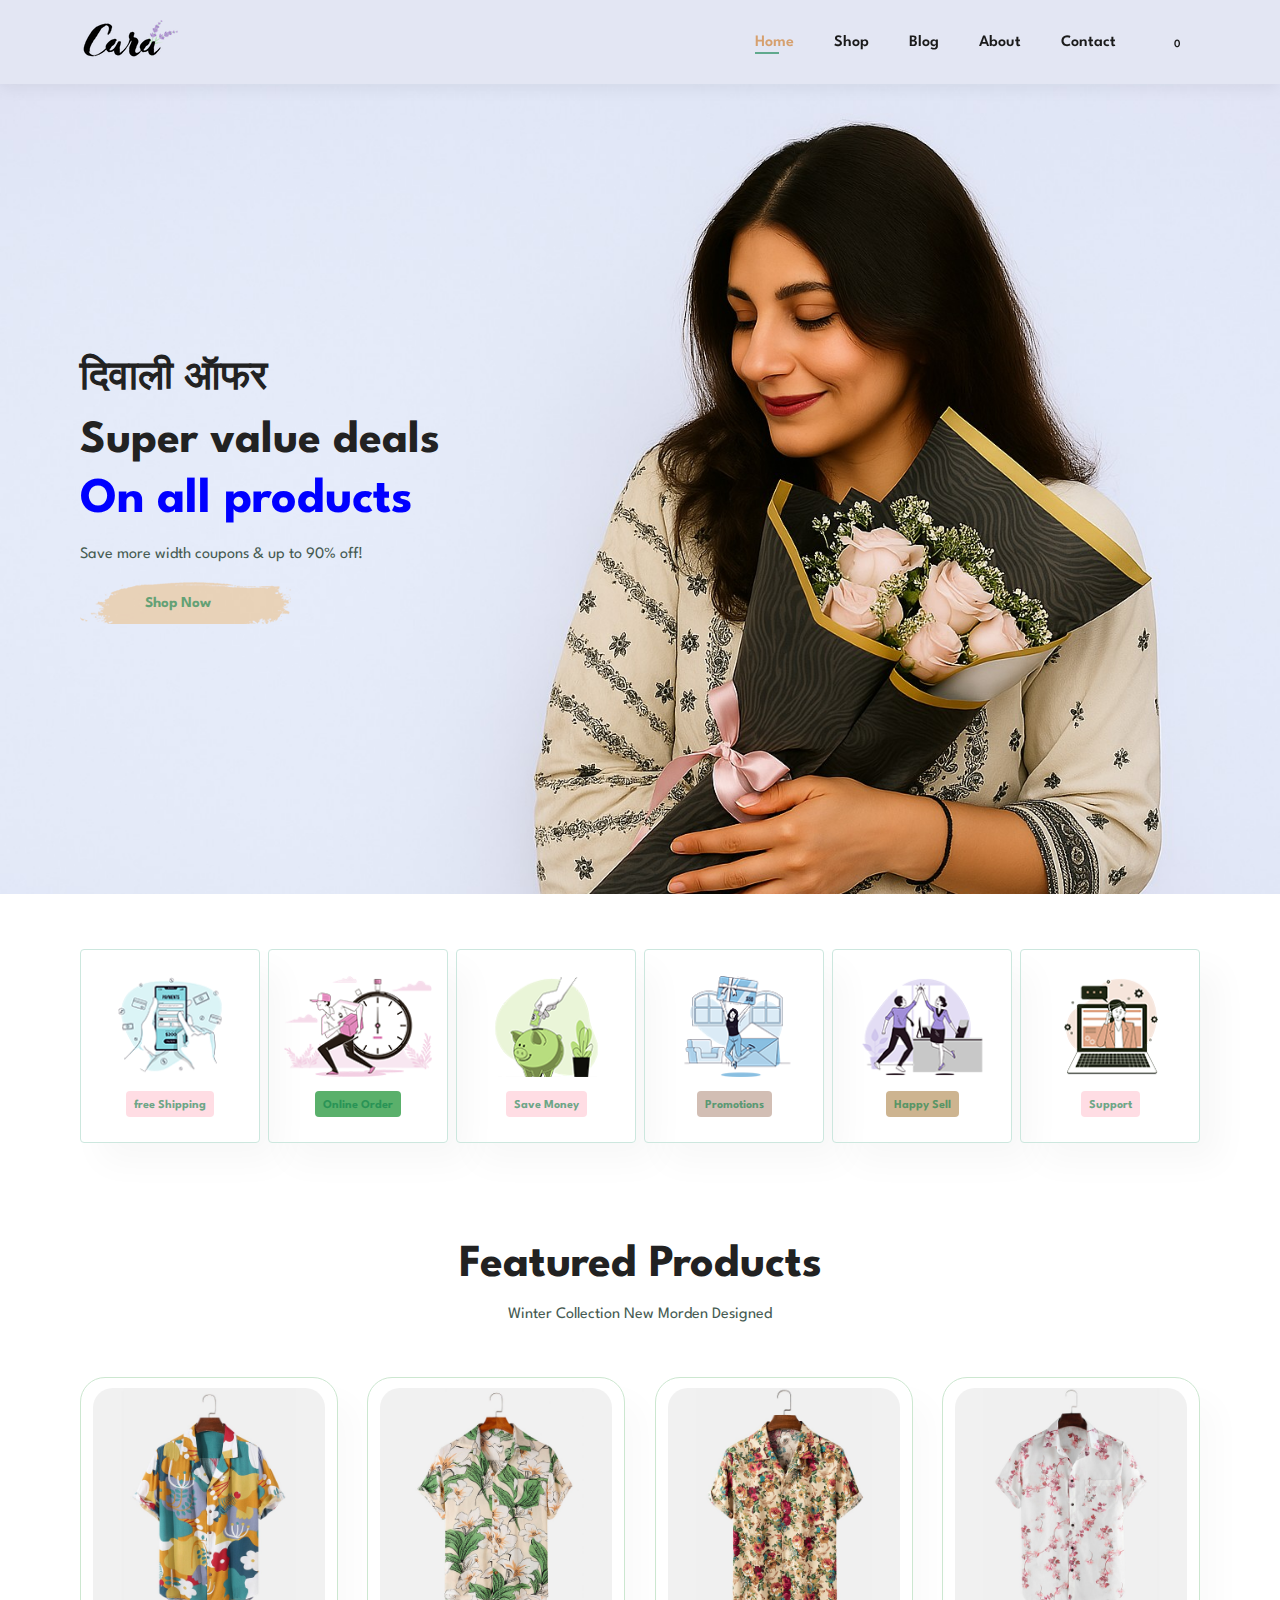
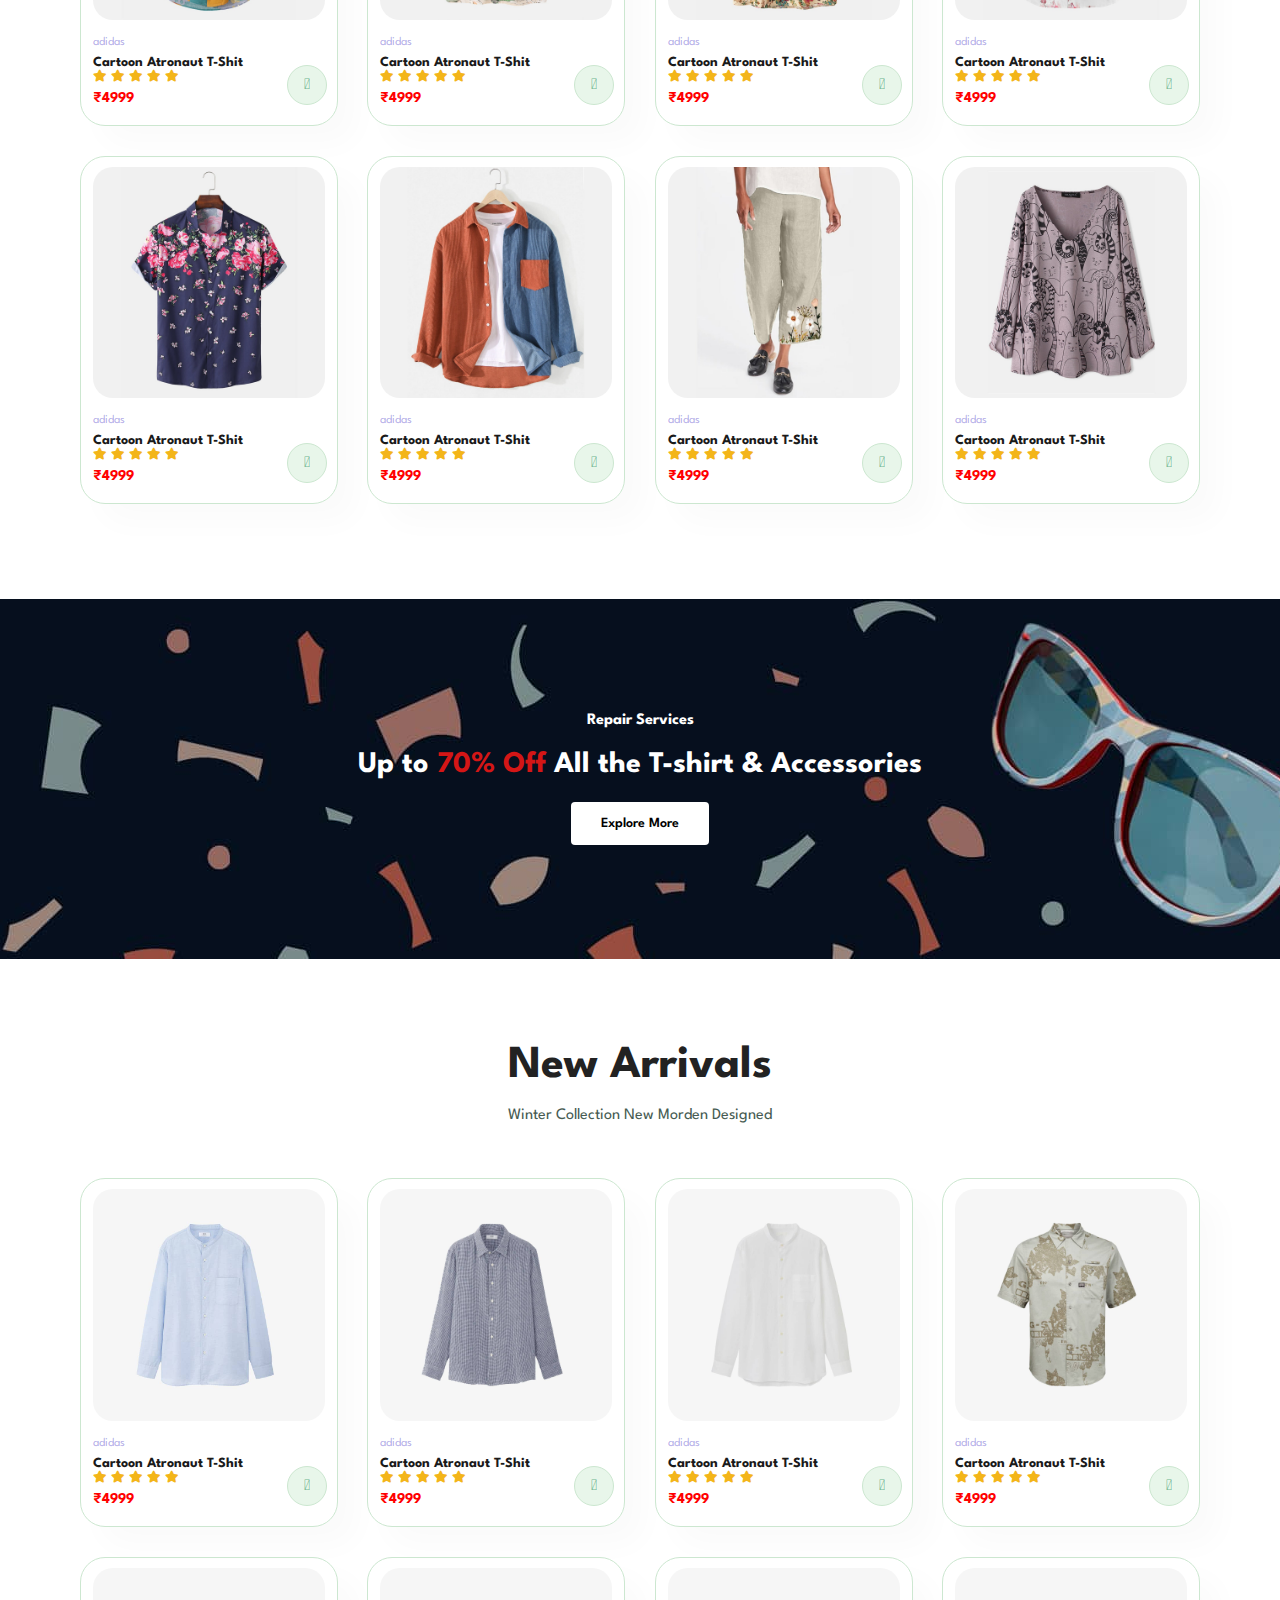
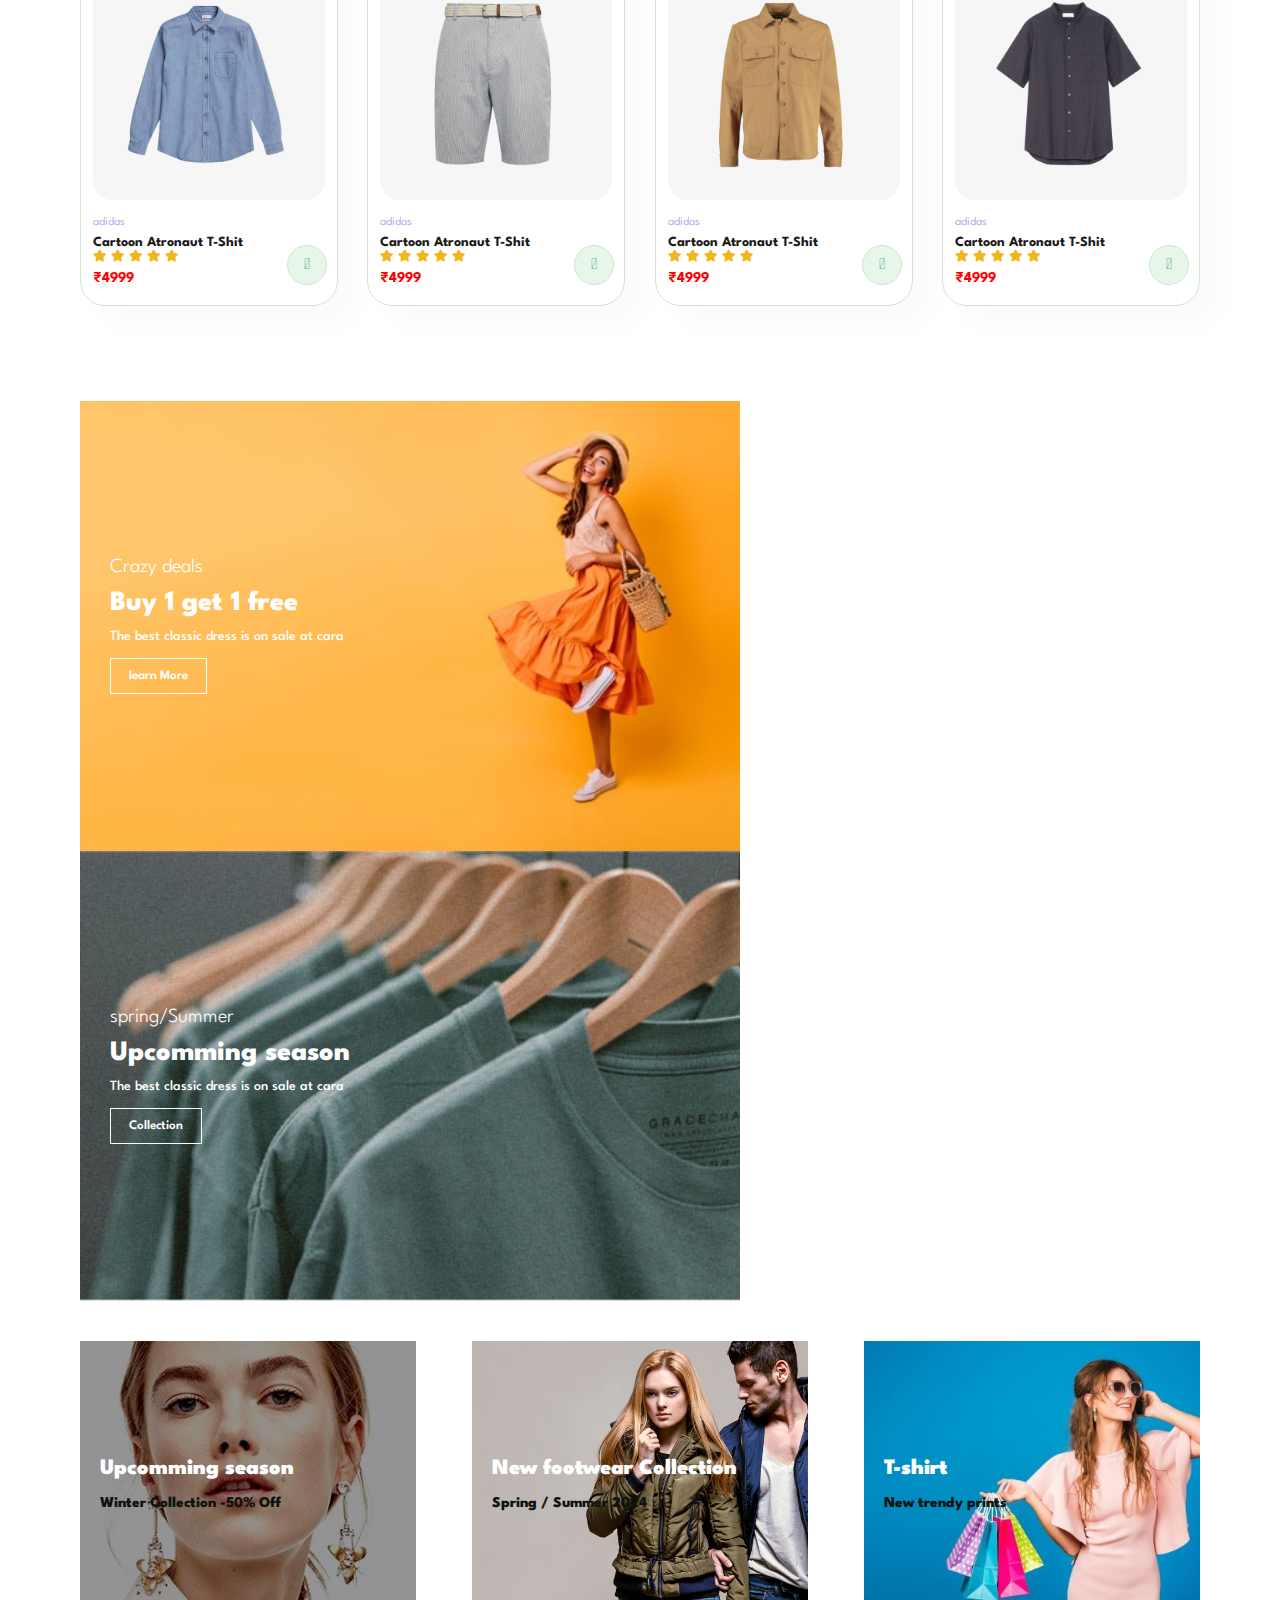
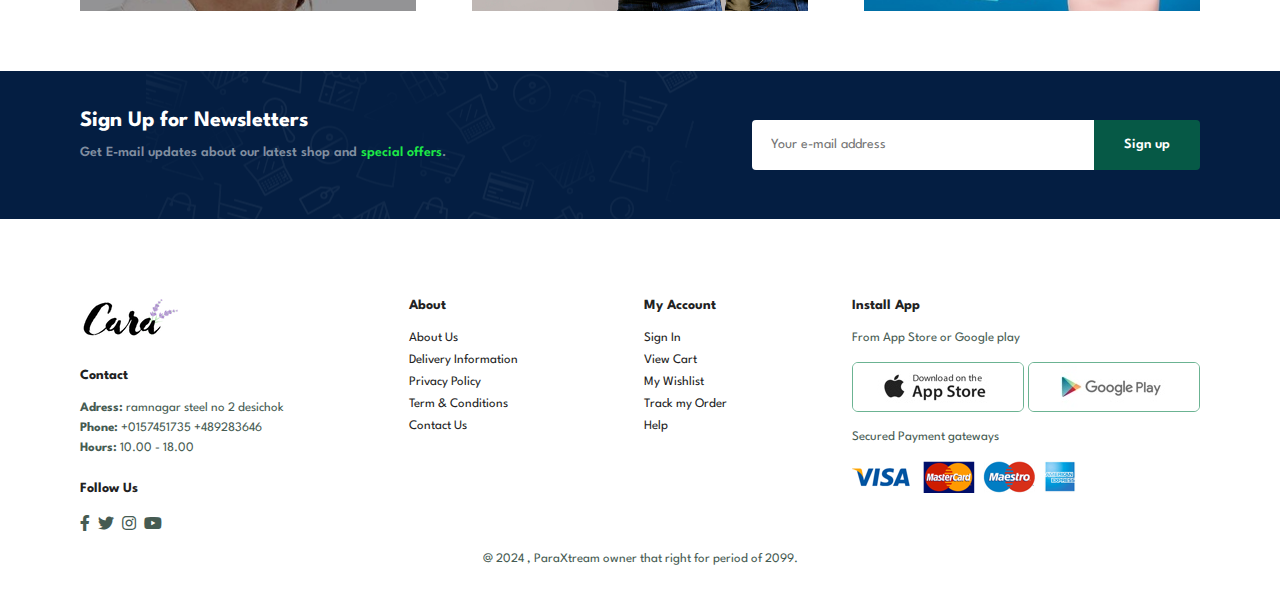
<file: index.html>
<!DOCTYPE html>
<html lang="en">

    <head>
        <meta charset="UTF-8">
        <meta http-equiv="X-UA-Compatible" content="IE=edge">
        <meta name="viewport" content="width=device-width, initial-scale=1.0">
        <title>para_xtream-Project</title>
        <link rel="stylesheet" href="https://pro.fontawesome.com/releases/v5.10.0/css/all.css" />

        <link rel="stylesheet" href="style.css">
    </head>

    <body>

        <section id = "header">
            <a href="#"><img src = "img/logo.png" class = "logo"></img></a>

            <div>
                <ul id ="navbar">
                    <li><a class='active' href='index.html'>Home</a></li>
                    <li><a href='shop.html'>Shop</a></li>
                    <li><a href='blog.html'>Blog</a></li>
                    <li><a href='about.html'>About</a></li>
                    <li><a href='contact.html'>Contact</a></li>
                    <li id="lg-bag"><a href='cart.html'><i class="far fa-shopping-bag"></i><span id="total-card-entry"></span></a>
                        
                    </li>
                    <a href="#" id="close"><i class="fas fa-times"></i></a>
                </ul>
            </div>
            <div id="mobile">
                <a href='/cart'><i class="far fa-shopping-bag"></i></a>
                <i id="bar" class="fas fa-outdent"></i>
            </div>
        </section>

        <section id="hero">
            <h4>दिवाली ऑफर</h4>
            <h2>Super value deals</h2>
            <h1>On all products</h1>
            <p>Save more width coupons & up to 90% off!</p>
            <button>Shop Now</button>
        </section>

        <section id ="feature" class ="section-p1">
            <div class = "fe-box">
                <img src="img/features/f1.png" alt="">
                <h6>free Shipping</h6>
            </div>
            <div class = "fe-box">
                <img src="img/features/f2.png" alt="">
                <h6>Online Order</h6>
            </div>
            <div class = "fe-box">
                <img src="img/features/f3.png" alt="">
                <h6>Save Money</h6>
            </div>
            <div class = "fe-box">
                <img src="img/features/f4.png" alt="">
                <h6>Promotions</h6>
            </div>
            <div class = "fe-box">
                <img src="img/features/f5.png" alt="">
                <h6>Happy Sell</h6>
            </div>
            <div class = "fe-box">
                <img src="img/features/f6.png" alt="">
                <h6>Support</h6>
            </div>
        </section>

        <section id = "product1" class ="section-p1">
            <h2>Featured Products</h2>
            <p>Winter Collection New Morden Designed</p>
            <div class ="pro-container">
                <div class ="pro" onclick="window.location.href='sproduct.html'">
                    <img src="img/products/f1.jpg" alt="">
                    <div class="des">
                        <span>adidas</span>
                        <h5>Cartoon Atronaut T-Shit</h5>
                        <div class="star">
                            <i class = "fas fa-star"></i>
                            <i class = "fas fa-star"></i>
                            <i class = "fas fa-star"></i>
                            <i class = "fas fa-star"></i>
                            <i class = "fas fa-star"></i>
                        </div>
                        <h4>₹4999</h4>
                    </div>
                    <a href = "#"><i class="fal fa-shopping-cart cart" onclick="total_card_entry_fun()"></i></a>
                </div>
                <div class ="pro" onclick="window.location.href='sproduct.html'">
                    <img src="img/products/f2.jpg" alt="">
                    <div class="des">
                        <span>adidas</span>
                        <h5>Cartoon Atronaut T-Shit</h5>
                        <div class="star">
                            <i class = "fas fa-star"></i>
                            <i class = "fas fa-star"></i>
                            <i class = "fas fa-star"></i>
                            <i class = "fas fa-star"></i>
                            <i class = "fas fa-star"></i>
                        </div>
                        <h4>₹4999</h4>
                    </div>
                    <a href = "#"><i class="fal fa-shopping-cart cart"></i></a>
                </div>
                <div class ="pro" onclick="window.location.href='sproduct.html'">
                    <img src="img/products/f3.jpg" alt="">
                    <div class="des">
                        <span>adidas</span>
                        <h5>Cartoon Atronaut T-Shit</h5>
                        <div class="star">
                            <i class = "fas fa-star"></i>
                            <i class = "fas fa-star"></i>
                            <i class = "fas fa-star"></i>
                            <i class = "fas fa-star"></i>
                            <i class = "fas fa-star"></i>
                        </div>
                        <h4>₹4999</h4>
                    </div>
                    <a href = "#"><i class="fal fa-shopping-cart cart"></i></a>
                </div>
                <div class ="pro" onclick="window.location.href='sproduct.html'">
                    <img src="img/products/f4.jpg" alt="">
                    <div class="des">
                        <span>adidas</span>
                        <h5>Cartoon Atronaut T-Shit</h5>
                        <div class="star">
                            <i class = "fas fa-star"></i>
                            <i class = "fas fa-star"></i>
                            <i class = "fas fa-star"></i>
                            <i class = "fas fa-star"></i>
                            <i class = "fas fa-star"></i>
                        </div>
                        <h4>₹4999</h4>
                    </div>
                    <a href = "#"><i class="fal fa-shopping-cart cart"></i></a>
                </div>
                <div class ="pro">
                    <img src="img/products/f5.jpg" alt="">
                    <div class="des">
                        <span>adidas</span>
                        <h5>Cartoon Atronaut T-Shit</h5>
                        <div class="star">
                            <i class = "fas fa-star"></i>
                            <i class = "fas fa-star"></i>
                            <i class = "fas fa-star"></i>
                            <i class = "fas fa-star"></i>
                            <i class = "fas fa-star"></i>
                        </div>
                        <h4>₹4999</h4>
                    </div>
                    <a href = "#"><i class="fal fa-shopping-cart cart"></i></a>
                </div>
                <div class ="pro">
                    <img src="img/products/f6.jpg" alt="">
                    <div class="des">
                        <span>adidas</span>
                        <h5>Cartoon Atronaut T-Shit</h5>
                        <div class="star">
                            <i class = "fas fa-star"></i>
                            <i class = "fas fa-star"></i>
                            <i class = "fas fa-star"></i>
                            <i class = "fas fa-star"></i>
                            <i class = "fas fa-star"></i>
                        </div>
                        <h4>₹4999</h4>
                    </div>
                    <a href = "#"><i class="fal fa-shopping-cart cart"></i></a>
                </div>
                <div class ="pro">
                    <img src="img/products/f7.jpg" alt="">
                    <div class="des">
                        <span>adidas</span>
                        <h5>Cartoon Atronaut T-Shit</h5>
                        <div class="star">
                            <i class = "fas fa-star"></i>
                            <i class = "fas fa-star"></i>
                            <i class = "fas fa-star"></i>
                            <i class = "fas fa-star"></i>
                            <i class = "fas fa-star"></i>
                        </div>
                        <h4>₹4999</h4>
                    </div>
                    <a href = "#"><i class="fal fa-shopping-cart cart"></i></a>
                </div>
                <div class ="pro">
                    <img src="img/products/f8.jpg" alt="">
                    <div class="des">
                        <span>adidas</span>
                        <h5>Cartoon Atronaut T-Shit</h5>
                        <div class="star">
                            <i class = "fas fa-star"></i>
                            <i class = "fas fa-star"></i>
                            <i class = "fas fa-star"></i>
                            <i class = "fas fa-star"></i>
                            <i class = "fas fa-star"></i>
                        </div>
                        <h4>₹4999</h4>
                    </div>
                    <a href = "#"><i class="fal fa-shopping-cart cart"></i></a>
                </div>
            </div>
        </section>

        <section id="banner" class="section-m1">
            <h4>Repair Services</h4>
            <h2>Up to <span> 70% Off</span> All the T-shirt & Accessories</h2>
            <button class="normal">Explore More</button>
        </section>
        
        <section id = "product1" class ="section-p1">
            <h2>New Arrivals</h2>
            <p>Winter Collection New Morden Designed</p>
            <div class ="pro-container">
                <div class ="pro">
                    <img src="img/products/n1.jpg" alt="">
                    <div class="des">
                        <span>adidas</span>
                        <h5>Cartoon Atronaut T-Shit</h5>
                        <div class="star">
                            <i class = "fas fa-star"></i>
                            <i class = "fas fa-star"></i>
                            <i class = "fas fa-star"></i>
                            <i class = "fas fa-star"></i>
                            <i class = "fas fa-star"></i>
                        </div>
                        <h4>₹4999</h4>
                    </div>
                    <a href = "#"><i class="fal fa-shopping-cart cart"></i></a>
                </div>
                <div class ="pro">
                    <img src="img/products/n2.jpg" alt="">
                    <div class="des">
                        <span>adidas</span>
                        <h5>Cartoon Atronaut T-Shit</h5>
                        <div class="star">
                            <i class = "fas fa-star"></i>
                            <i class = "fas fa-star"></i>
                            <i class = "fas fa-star"></i>
                            <i class = "fas fa-star"></i>
                            <i class = "fas fa-star"></i>
                        </div>
                        <h4>₹4999</h4>
                    </div>
                    <a href = "#"><i class="fal fa-shopping-cart cart"></i></a>
                </div>
                <div class ="pro">
                    <img src="img/products/n3.jpg" alt="">
                    <div class="des">
                        <span>adidas</span>
                        <h5>Cartoon Atronaut T-Shit</h5>
                        <div class="star">
                            <i class = "fas fa-star"></i>
                            <i class = "fas fa-star"></i>
                            <i class = "fas fa-star"></i>
                            <i class = "fas fa-star"></i>
                            <i class = "fas fa-star"></i>
                        </div>
                        <h4>₹4999</h4>
                    </div>
                    <a href = "#"><i class="fal fa-shopping-cart cart"></i></a>
                </div>
                <div class ="pro">
                    <img src="img/products/n4.jpg" alt="">
                    <div class="des">
                        <span>adidas</span>
                        <h5>Cartoon Atronaut T-Shit</h5>
                        <div class="star">
                            <i class = "fas fa-star"></i>
                            <i class = "fas fa-star"></i>
                            <i class = "fas fa-star"></i>
                            <i class = "fas fa-star"></i>
                            <i class = "fas fa-star"></i>
                        </div>
                        <h4>₹4999</h4>
                    </div>
                    <a href = "#"><i class="fal fa-shopping-cart cart"></i></a>
                </div>
                <div class ="pro">
                    <img src="img/products/n5.jpg" alt="">
                    <div class="des">
                        <span>adidas</span>
                        <h5>Cartoon Atronaut T-Shit</h5>
                        <div class="star">
                            <i class = "fas fa-star"></i>
                            <i class = "fas fa-star"></i>
                            <i class = "fas fa-star"></i>
                            <i class = "fas fa-star"></i>
                            <i class = "fas fa-star"></i>
                        </div>
                        <h4>₹4999</h4>
                    </div>
                    <a href = "#"><i class="fal fa-shopping-cart cart"></i></a>
                </div>
                <div class ="pro">
                    <img src="img/products/n6.jpg" alt="">
                    <div class="des">
                        <span>adidas</span>
                        <h5>Cartoon Atronaut T-Shit</h5>
                        <div class="star">
                            <i class = "fas fa-star"></i>
                            <i class = "fas fa-star"></i>
                            <i class = "fas fa-star"></i>
                            <i class = "fas fa-star"></i>
                            <i class = "fas fa-star"></i>
                        </div>
                        <h4>₹4999</h4>
                    </div>
                    <a href = "#"><i class="fal fa-shopping-cart cart"></i></a>
                </div>
                <div class ="pro">
                    <img src="img/products/n7.jpg" alt="">
                    <div class="des">
                        <span>adidas</span>
                        <h5>Cartoon Atronaut T-Shit</h5>
                        <div class="star">
                            <i class = "fas fa-star"></i>
                            <i class = "fas fa-star"></i>
                            <i class = "fas fa-star"></i>
                            <i class = "fas fa-star"></i>
                            <i class = "fas fa-star"></i>
                        </div>
                        <h4>₹4999</h4>
                    </div>
                    <a href = "#"><i class="fal fa-shopping-cart cart"></i></a>
                </div>
                <div class ="pro">
                    <img src="img/products/n8.jpg" alt="">
                    <div class="des">
                        <span>adidas</span>
                        <h5>Cartoon Atronaut T-Shit</h5>
                        <div class="star">
                            <i class = "fas fa-star"></i>
                            <i class = "fas fa-star"></i>
                            <i class = "fas fa-star"></i>
                            <i class = "fas fa-star"></i>
                            <i class = "fas fa-star"></i>
                        </div>
                        <h4>₹4999</h4>
                    </div>
                    <a href = "#"><i class="fal fa-shopping-cart cart"></i></a>
                </div>
            </div>
        </section>

        <section id="sm-banner" class="section-p1">
            <div class="banner-box">
                <h4>Crazy deals</h4>
                <h2>Buy 1 get 1 free</h2>
                <span>The best classic dress is on sale at cara</span>
                <button class="white">learn More</button>
            </div>
            <div class="banner-box banner-box2">
                <h4>spring/Summer</h4>
                <h2>Upcomming season</h2>
                <span>The best classic dress is on sale at cara</span>
                <button class="white">Collection</button>
            </div>
        </section>

        <section id="banner3"  class="section-p1">
            <div class="banner-box">
                <h2>Upcomming season</h2>
                <h3>Winter Collection -50% Off</h3>
            </div>
            <div class="banner-box banner-box2">
                <h2>New footwear Collection</h2>
                <h3>Spring / Summer 2024</h3>
            </div>
            <div class="banner-box banner-box3">
                <h2>T-shirt</h2>
                <h3>New trendy prints</h3>
            </div>
        </section>

        <section id="newsletter" class="section-p1 section-m1">
            <div class="newstext">
                <h4>Sign Up for Newsletters</h4>
                <p>Get E-mail updates about our latest shop and <span>special offers</span>.</p>
            </div>
            <div class="form">
                <input type="text" placeholder="Your e-mail address">
                <button class="normal">Sign up</button>
            </div>
        </section>

        <footer class="section-p1">
            <div class="col">
                <img class="logo" src="img/logo.png" alt="">
                <h4>Contact</h4>
                <p><strong>Adress:</strong> ramnagar steel no 2 desichok</p>
                <p><strong>Phone:</strong> +0157451735 +489283646</p>
                <p><strong>Hours:</strong> 10.00 - 18.00</p>
                <div class="follow">
                    <h4>Follow Us</h4>
                    <div class="icon">
                        <i class="fab fa-facebook-f"></i>
                        <i class="fab fa-twitter"></i>
                        <i class="fab fa-instagram"></i>
                        <i class="fab fa-youtube"></i>
                    </div>
                </div>
            </div>

            <div class="col">
                <h4>About</h4>
                <a href="#">About Us</a>
                <a href="#">Delivery Information</a>
                <a href="#">Privacy Policy</a>
                <a href="#">Term & Conditions</a>
                <a href="#">Contact Us</a>
            </div>

            <div class="col">
                <h4>My Account</h4>
                <a href="#">Sign In</a>
                <a href="#">View Cart</a>
                <a href="#">My Wishlist</a>
                <a href="#">Track my Order</a>
                <a href="#">Help</a>
            </div>

            <div class="col install">
                <h4>Install App</h4>
                <p>From App Store or Google play</p>
                <div class="row">
                    <img src="img/pay/app.jpg" alt="">
                    <img src="img/pay/play.jpg" alt="">
                    <p>Secured Payment gateways</p>
                </div>
                    <img src="img/pay/pay.png" alt="">
            </div>

            <div class="copyright">
                <p>@ 2024 , ParaXtream  owner that right for period of 2099.</p>
            </div>
        </footer>

        <script src="script.js"></script>
        <script>
            document.addEventListener("DOMContentLoaded", function () {
                const totalCartEntry = document.getElementById("total-card-entry");
                const storedValue = localStorage.getItem("cartCounter");
                totalCartEntry.textContent = storedValue ? parseInt(storedValue) : 0;
            });
        </script>
    </body>

</html>
</file>
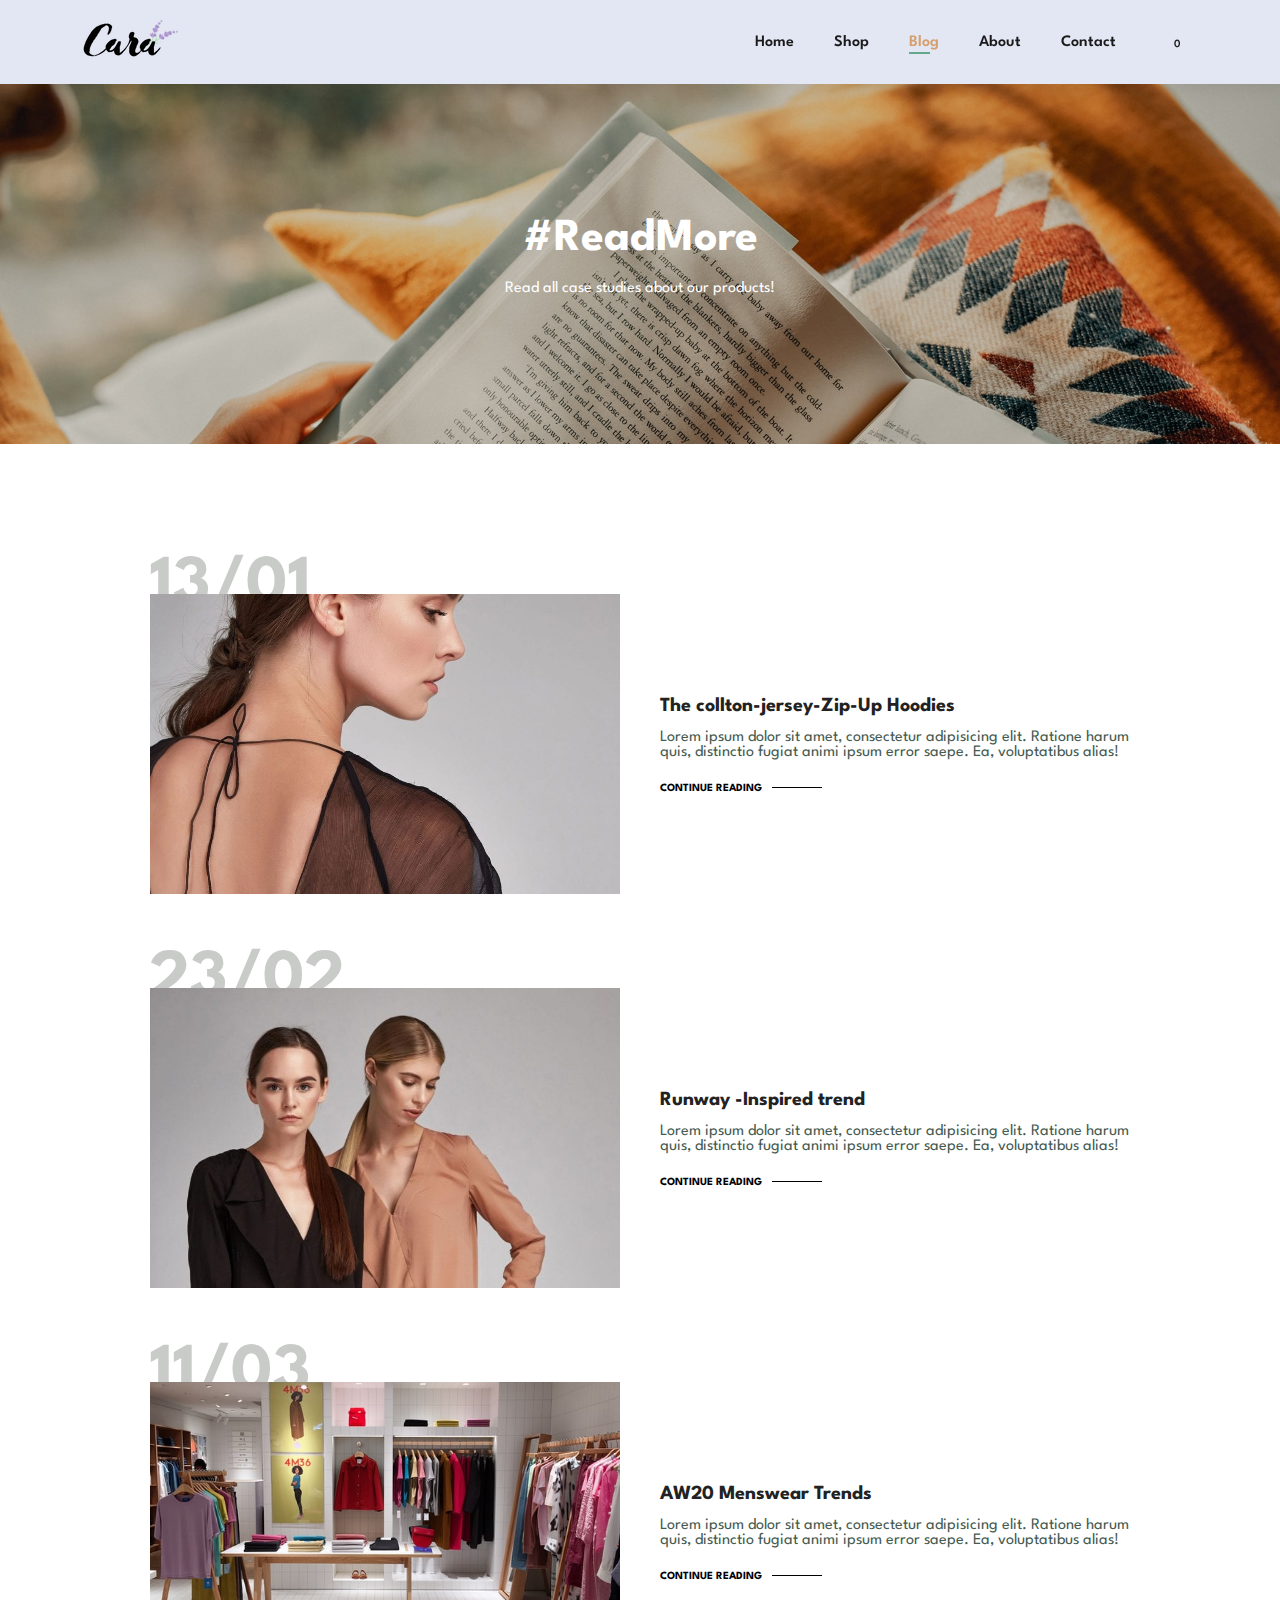
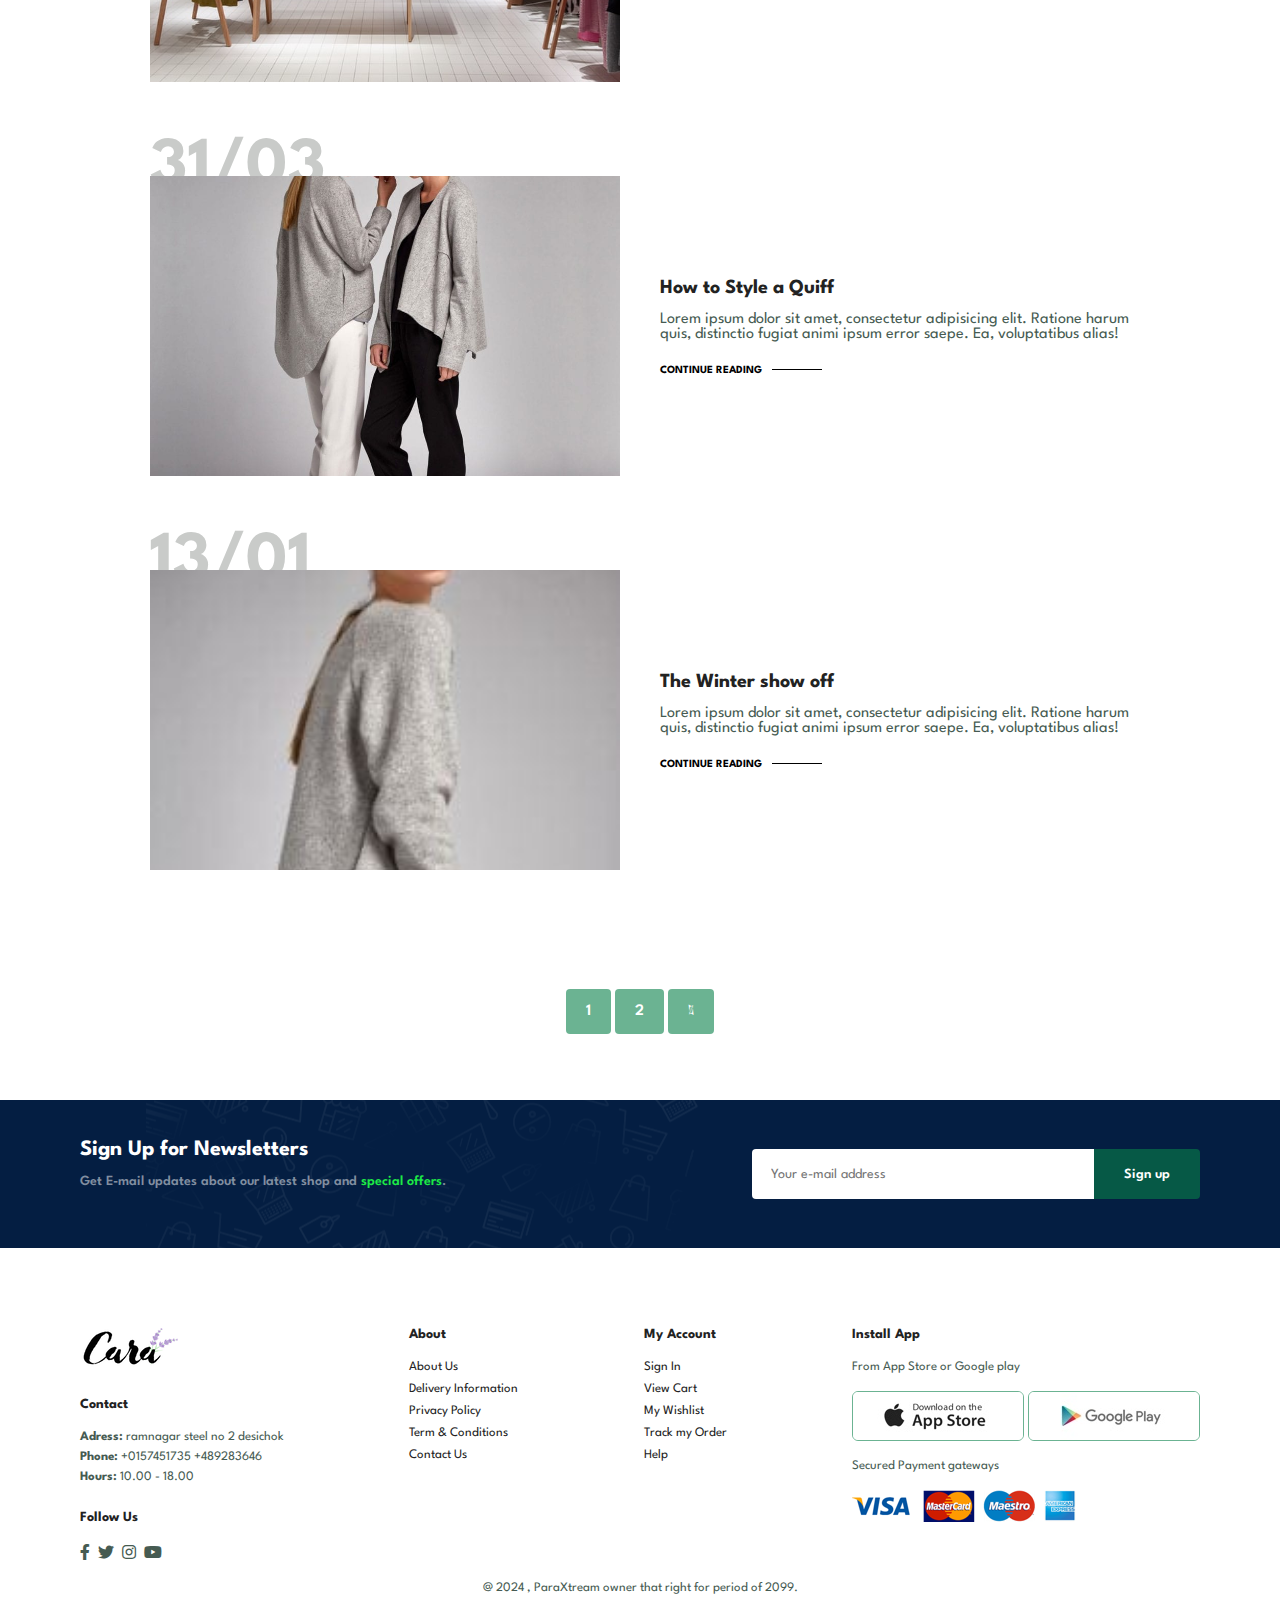
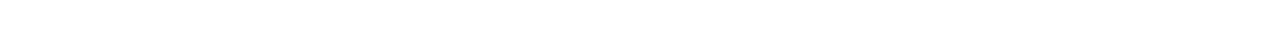
<file: blog.html>
<!DOCTYPE html>
<html lang="en">

    <head>
        <meta charset="UTF-8">
        <meta http-equiv="X-UA-Compatible" content="IE=edge">
        <meta name="viewport" content="width=device-width, initial-scale=1.0">
        <title>para_xtream-Project</title>
        <link rel="stylesheet" href="https://pro.fontawesome.com/releases/v5.10.0/css/all.css" />

        <link rel="stylesheet" href="shop.css">
        <link rel="stylesheet" href="style.css">
    </head>

    <body>

        <section id = "header">
            <a href="#"><img src = "img/logo.png" class = "logo"></img></a>

            <div>
                <ul id ="navbar">
                    <li><a href='index.html'>Home</a></li>
                    <li><a href='shop.html'>Shop</a></li>
                    <li><a class='active' href='/blog'>Blog</a></li>
                    <li><a href='about.html'>About</a></li>
                    <li><a href='contact.html'>Contact</a></li>
                    <li id="lg-bag"><a href='cart.html'><i class="far fa-shopping-bag"></i><span id="total-card-entry"></span></a>
                        
                    </li>
                    <a href="#" id="close"><i class="fas fa-times"></i></a>
                </ul>
            </div>
            <div id="mobile">
                <a href='/cart'><i class="far fa-shopping-bag"></i></a>
                <i id="bar" class="fas fa-outdent"></i>
            </div>
        </section>
        <section id="page-header" class="blod-header">
            <h2>#ReadMore</h2>
            <p>Read all case studies about our products!</p>
        </section>

        <section id="blog">
            <div class="blog-box">
                <div class="blog-img">
                    <img src ="img/blog/b1.jpg" alt="">
                </div>
                <div class="blog-details">
                    <h4>The collton-jersey-Zip-Up Hoodies</h4>
                    <p>Lorem ipsum dolor sit amet, consectetur adipisicing elit. Ratione harum quis, distinctio fugiat animi ipsum error saepe. Ea, voluptatibus alias!</p>
                    <a href="#">CONTINUE READING</a>
                </div>
                <h1>13/01</h1>
            </div>

            <div class="blog-box">
                <div class="blog-img">
                    <img src ="img/blog/b2.jpg" alt="">
                </div>
                <div class="blog-details">
                    <h4>Runway -Inspired trend</h4>
                    <p>Lorem ipsum dolor sit amet, consectetur adipisicing elit. Ratione harum quis, distinctio fugiat animi ipsum error saepe. Ea, voluptatibus alias!</p>
                    <a href="#">CONTINUE READING</a>
                </div>
                <h1>23/02</h1>
            </div>

            <div class="blog-box">
                <div class="blog-img">
                    <img src ="img/blog/b3.jpg" alt="">
                </div>
                <div class="blog-details">
                    <h4>AW20 Menswear Trends</h4>
                    <p>Lorem ipsum dolor sit amet, consectetur adipisicing elit. Ratione harum quis, distinctio fugiat animi ipsum error saepe. Ea, voluptatibus alias!</p>
                    <a href="#">CONTINUE READING</a>
                </div>
                <h1>11/03</h1>
            </div>
            <div class="blog-box">
                <div class="blog-img">
                    <img src ="img/blog/b4.jpg" alt="">
                </div>
                <div class="blog-details">
                    <h4>How to Style a Quiff</h4>
                    <p>Lorem ipsum dolor sit amet, consectetur adipisicing elit. Ratione harum quis, distinctio fugiat animi ipsum error saepe. Ea, voluptatibus alias!</p>
                    <a href="#">CONTINUE READING</a>
                </div>
                <h1>31/03</h1>
            </div>
            <div class="blog-box">
                <div class="blog-img">
                    <img src ="img/blog/b5.jpg" alt="">
                </div>
                <div class="blog-details">
                    <h4>The Winter show off</h4>
                    <p>Lorem ipsum dolor sit amet, consectetur adipisicing elit. Ratione harum quis, distinctio fugiat animi ipsum error saepe. Ea, voluptatibus alias!</p>
                    <a href="#">CONTINUE READING</a>
                </div>
                <h1>13/01</h1>
            </div>
        </section>

        <section id="pagination" class="section-p1">
            <a href="#">1</a>
            <a href="#">2</a>
            <a href="#"><i class="fal fa-long-arrow-alt-right"></i></a>
        </section>

        <section id="newsletter" class="section-p1 section-m1">
            <div class="newstext">
                <h4>Sign Up for Newsletters</h4>
                <p>Get E-mail updates about our latest shop and <span>special offers</span>.</p>
            </div>
            <div class="form">
                <input type="text" placeholder="Your e-mail address">
                <button class="normal">Sign up</button>
            </div>
        </section>

        <footer class="section-p1">
            <div class="col">
                <img class="logo" src="img/logo.png" alt="">
                <h4>Contact</h4>
                <p><strong>Adress:</strong> ramnagar steel no 2 desichok</p>
                <p><strong>Phone:</strong> +0157451735 +489283646</p>
                <p><strong>Hours:</strong> 10.00 - 18.00</p>
                <div class="follow">
                    <h4>Follow Us</h4>
                    <div class="icon">
                        <i class="fab fa-facebook-f"></i>
                        <i class="fab fa-twitter"></i>
                        <i class="fab fa-instagram"></i>
                        <i class="fab fa-youtube"></i>
                    </div>
                </div>
            </div>

            <div class="col">
                <h4>About</h4>
                <a href="#">About Us</a>
                <a href="#">Delivery Information</a>
                <a href="#">Privacy Policy</a>
                <a href="#">Term & Conditions</a>
                <a href="#">Contact Us</a>
            </div>

            <div class="col">
                <h4>My Account</h4>
                <a href="#">Sign In</a>
                <a href="#">View Cart</a>
                <a href="#">My Wishlist</a>
                <a href="#">Track my Order</a>
                <a href="#">Help</a>
            </div>

            <div class="col install">
                <h4>Install App</h4>
                <p>From App Store or Google play</p>
                <div class="row">
                    <img src="img/pay/app.jpg" alt="">
                    <img src="img/pay/play.jpg" alt="">
                    <p>Secured Payment gateways</p>
                </div>
                    <img src="img/pay/pay.png" alt="">
            </div>

            <div class="copyright">
                <p>@ 2024 , ParaXtream  owner that right for period of 2099.</p>
            </div>
        </footer>

        <script src="script.js"></script>
        <script>
            document.addEventListener("DOMContentLoaded", function () {
                const totalCartEntry = document.getElementById("total-card-entry");
                const storedValue = localStorage.getItem("cartCounter");
                totalCartEntry.textContent = storedValue ? parseInt(storedValue) : 0;
            });
        </script>
    </body>

</html>
</file>
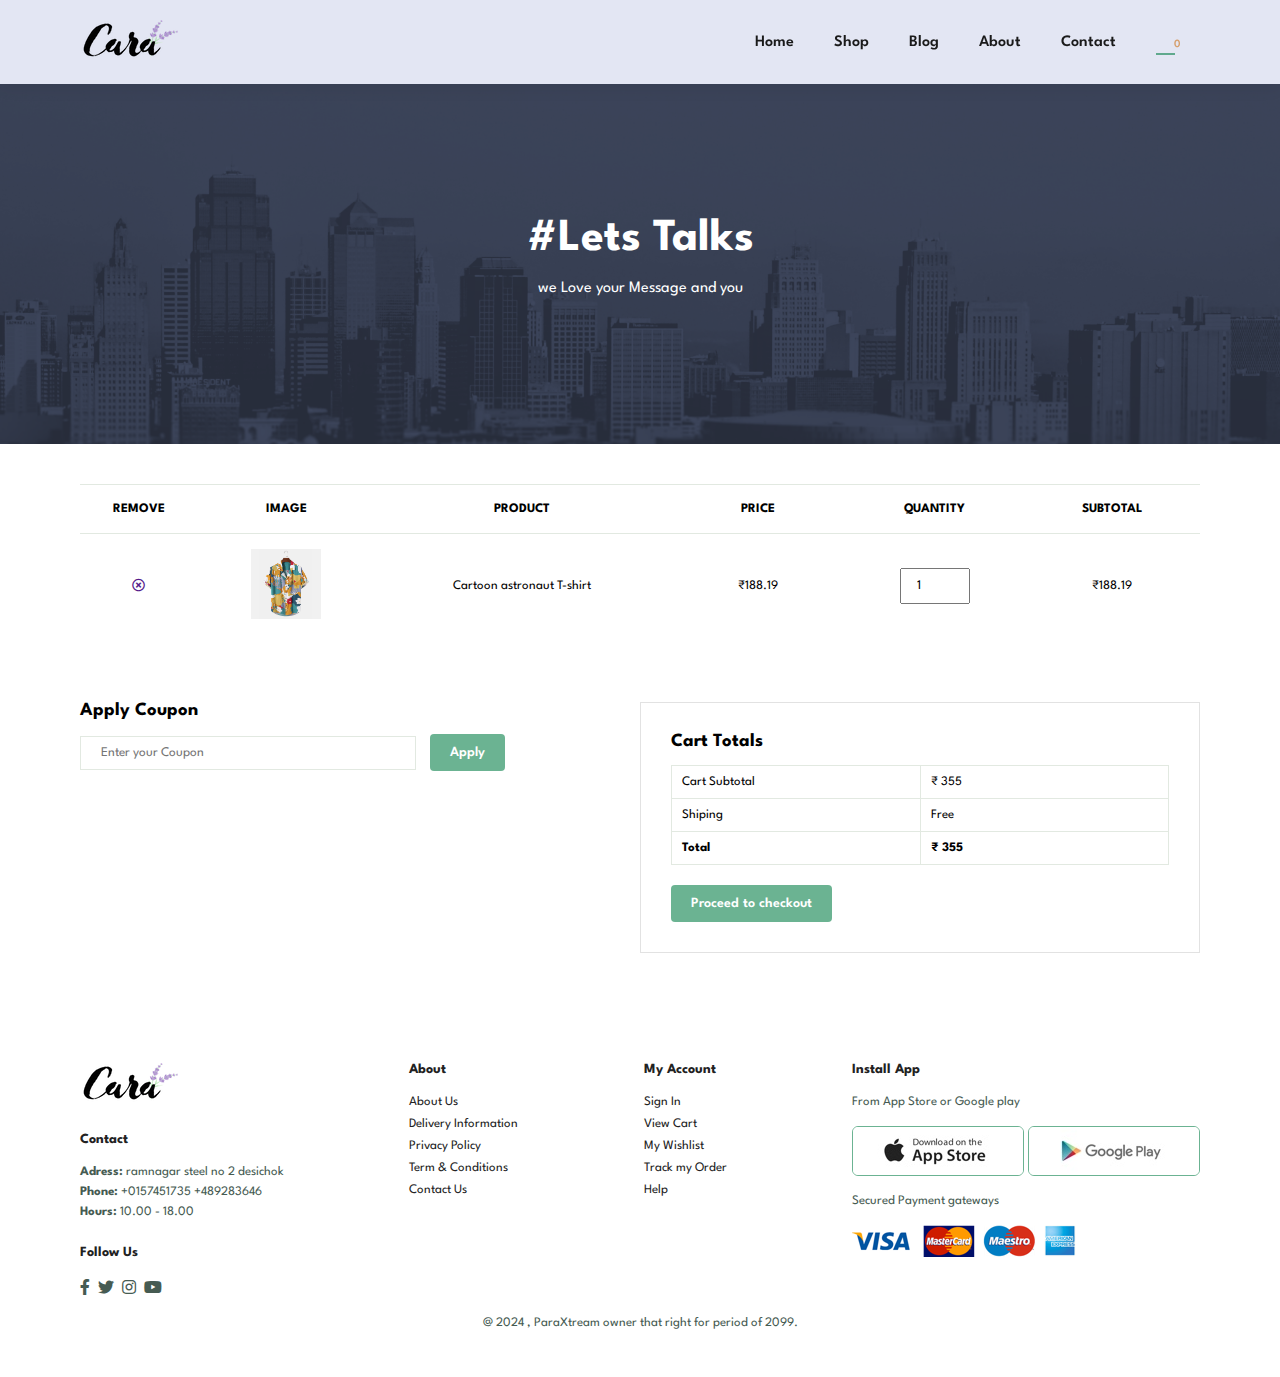
<file: cart.html>
<!DOCTYPE html>
<html lang="en">

<head>
    <meta charset="UTF-8">
    <meta http-equiv="X-UA-Compatible" content="IE=edge">
    <meta name="viewport" content="width=device-width, initial-scale=1.0">
    <title>para_xtream-Project</title>
    <link rel="stylesheet" href="https://pro.fontawesome.com/releases/v5.10.0/css/all.css" />

    <link rel="stylesheet" href="shop.css">
    <link rel="stylesheet" href="style.css">
</head>

<body>

    <section id="header">
        <a href="#"><img src="img/logo.png" class="logo"></img></a>

        <div>
            <ul id="navbar">
                <li><a href='index.html'>Home</a></li>
                <li><a href='shop.html'>Shop</a></li>
                <li><a href='blog.html'>Blog</a></li>
                <li><a href='about.html'>About</a></li>
                <li><a href='contact.html'>Contact</a></li>
                <li id="lg-bag"><a class='active' href='cart.html'><i class="far fa-shopping-bag"></i><span
                            id="total-card-entry"></span></a>

                </li>
                <a href="#" id="close"><i class="fas fa-times"></i></a>
            </ul>
        </div>
        <div id="mobile">
            <a href='/cart'><i class="far fa-shopping-bag"></i></a>
            <i id="bar" class="fas fa-outdent"></i>
        </div>
    </section>

    <section id="page-header" class="about-header">
        <h2>#Lets Talks</h2>
        <p>we Love your Message and you</p>
    </section>

    <section id="cart" class="section-p1">
        <table width="100%">
            <thead>
                <tr>
                    <td>Remove</td>
                    <td>Image</td>
                    <td>Product</td>
                    <td>Price</td>
                    <td>Quantity</td>
                    <td>Subtotal</td>
                </tr>
            </thead>
            <tbody>
                <tr>
                    <td><a href=""><i class="far fa-times-circle"></i></a></td>
                    <td>
                        <img src="img/products/f1.jpg" alt="">
                    </td>
                    <td>
                        Cartoon astronaut T-shirt
                    </td>
                    <td>
                        ₹188.19
                    </td>
                    <td>
                        <input type="number" value="1">
                    </td>
                    <td>
                        ₹188.19
                    </td>
                </tr>
            </tbody>
        </table>
    </section>

    <section id="cart-add" class="section-p1">
        <div id="coupon">
            <h3>Apply Coupon</h3>
            <div>
                <input type="text" placeholder="Enter your Coupon">
                <button class="normal">Apply</button>
            </div>
        </div>

        <div id="subtotal">
            <h3>Cart Totals</h3>
            <table>
                <tr>
                    <td>Cart Subtotal</td>
                    <td>₹ 355</td>
                </tr>
                <tr>
                    <td>Shiping</td>
                    <td>Free</td>
                </tr>
                <tr>
                    <td><strong>Total</strong></td>
                    <td><strong>₹ 355</strong></td>
                </tr>
            </table>
            <button class="normal">Proceed to checkout</button>
        </div>
    </section>

    <footer class="section-p1">
        <div class="col">
            <img class="logo" src="img/logo.png" alt="">
            <h4>Contact</h4>
            <p><strong>Adress:</strong> ramnagar steel no 2 desichok</p>
            <p><strong>Phone:</strong> +0157451735 +489283646</p>
            <p><strong>Hours:</strong> 10.00 - 18.00</p>
            <div class="follow">
                <h4>Follow Us</h4>
                <div class="icon">
                    <i class="fab fa-facebook-f"></i>
                    <i class="fab fa-twitter"></i>
                    <i class="fab fa-instagram"></i>
                    <i class="fab fa-youtube"></i>
                </div>
            </div>
        </div>

        <div class="col">
            <h4>About</h4>
            <a href="#">About Us</a>
            <a href="#">Delivery Information</a>
            <a href="#">Privacy Policy</a>
            <a href="#">Term & Conditions</a>
            <a href="#">Contact Us</a>
        </div>

        <div class="col">
            <h4>My Account</h4>
            <a href="#">Sign In</a>
            <a href="#">View Cart</a>
            <a href="#">My Wishlist</a>
            <a href="#">Track my Order</a>
            <a href="#">Help</a>
        </div>

        <div class="col install">
            <h4>Install App</h4>
            <p>From App Store or Google play</p>
            <div class="row">
                <img src="img/pay/app.jpg" alt="">
                <img src="img/pay/play.jpg" alt="">
                <p>Secured Payment gateways</p>
            </div>
            <img src="img/pay/pay.png" alt="">
        </div>

        <div class="copyright">
            <p>@ 2024 , ParaXtream owner that right for period of 2099.</p>
        </div>
    </footer>

    <script src="script.js"></script>
    <script>
        document.addEventListener("DOMContentLoaded", function () {
            const totalCartEntry = document.getElementById("total-card-entry");
            const storedValue = localStorage.getItem("cartCounter");
            totalCartEntry.textContent = storedValue ? parseInt(storedValue) : 0;
        });
    </script>
</body>

</html>
</file>
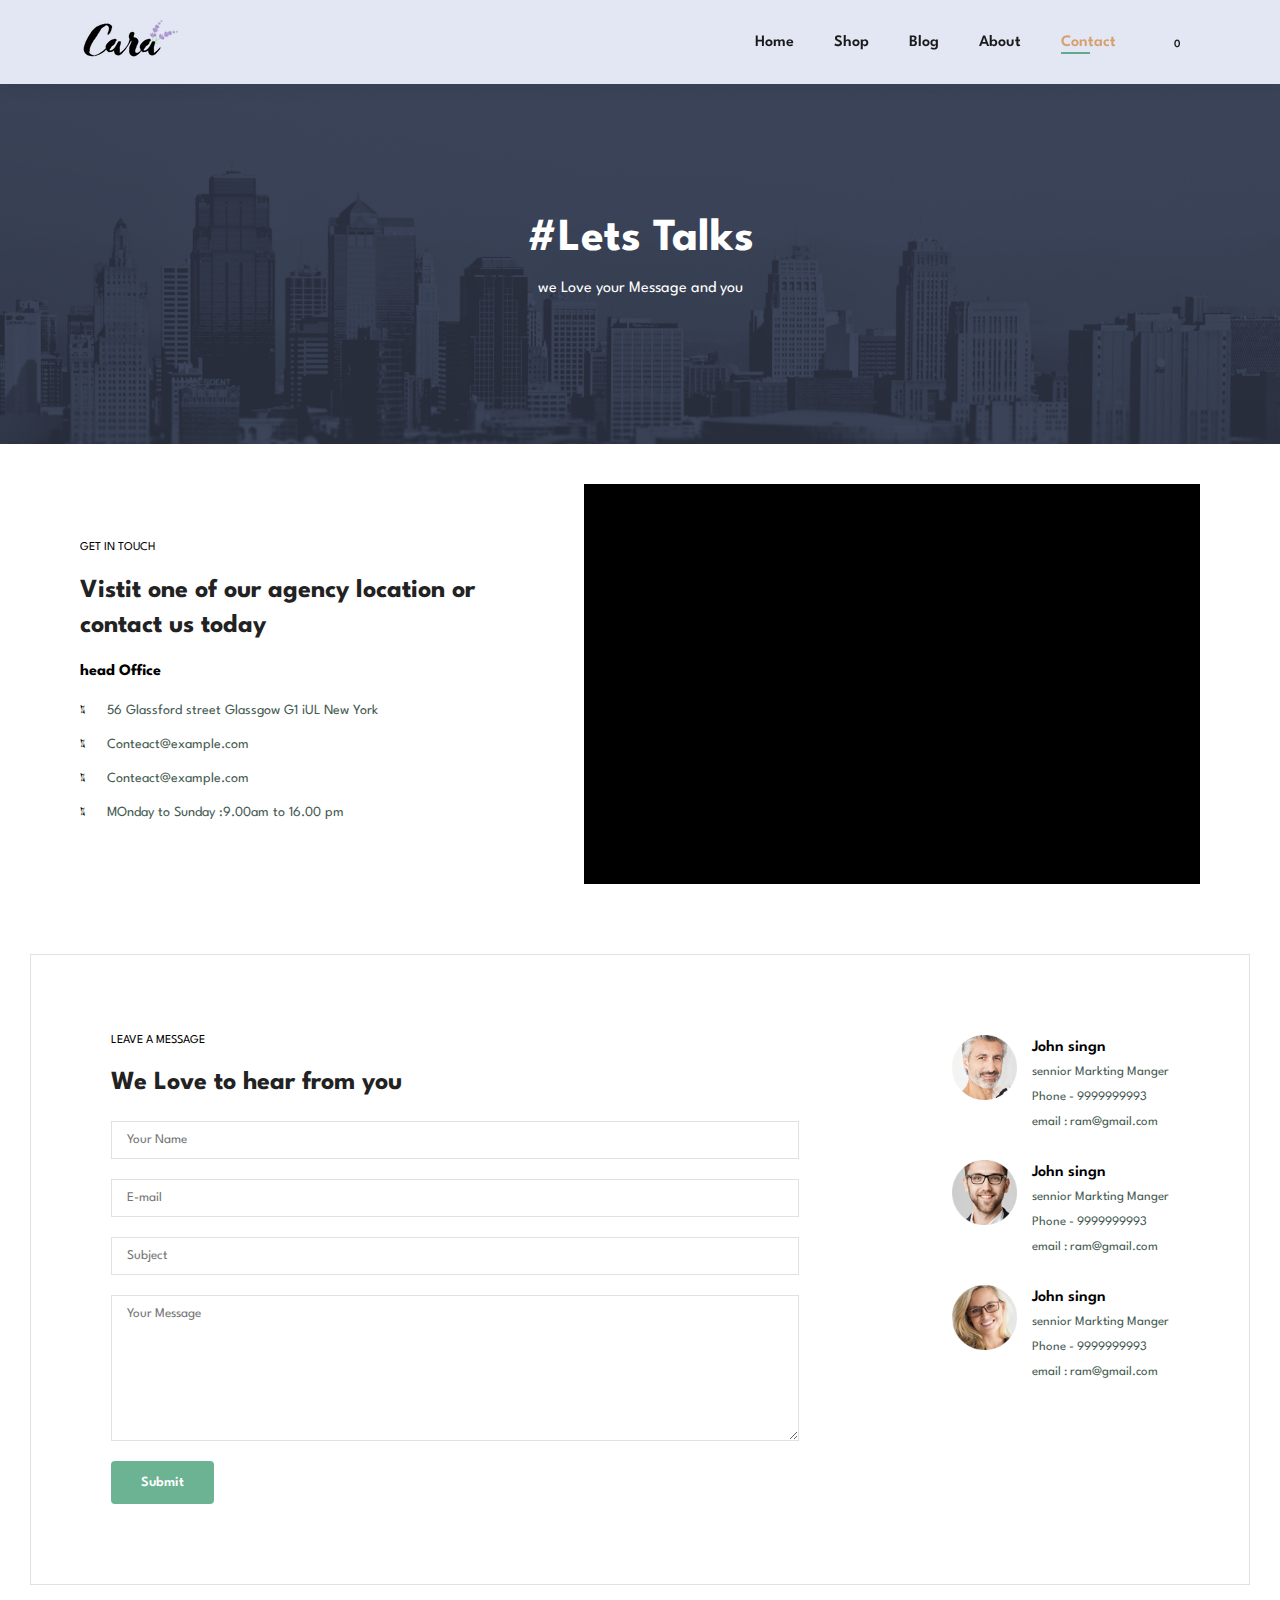
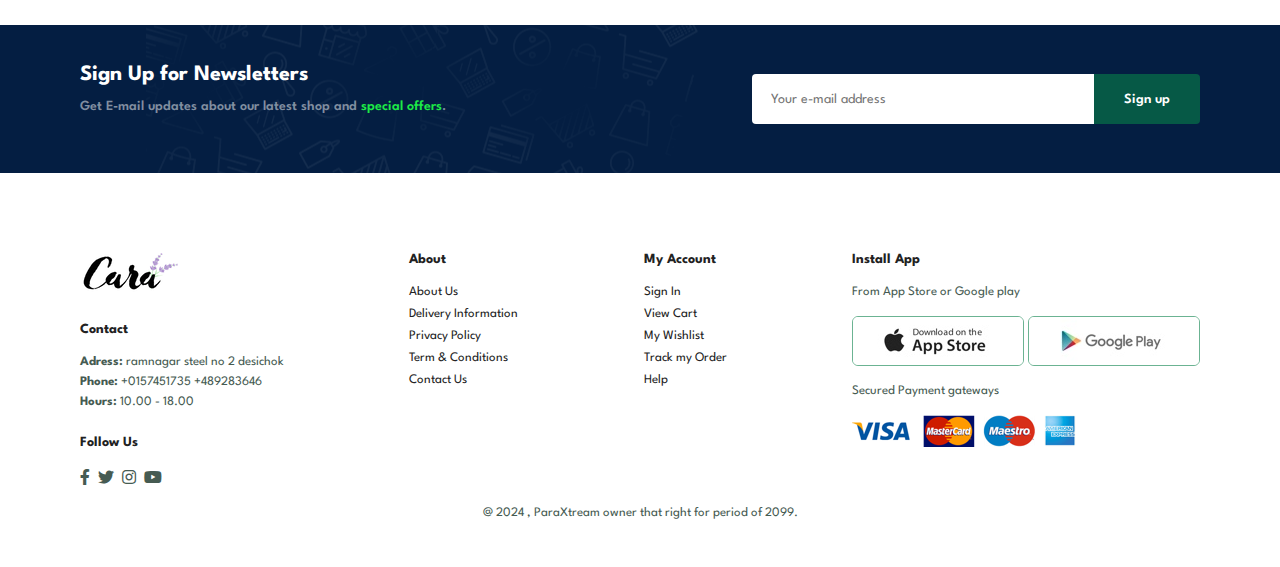
<file: contact.html>
<!DOCTYPE html>
<html lang="en">

    <head>
        <meta charset="UTF-8">
        <meta http-equiv="X-UA-Compatible" content="IE=edge">
        <meta name="viewport" content="width=device-width, initial-scale=1.0">
        <title>para_xtream-Project</title>
        <link rel="stylesheet" href="https://pro.fontawesome.com/releases/v5.10.0/css/all.css" />

        <link rel="stylesheet" href="shop.css">
        <link rel="stylesheet" href="style.css">
    </head>

    <body>

        <section id = "header">
            <a href="#"><img src = "img/logo.png" class = "logo"></img></a>

            <div>
                <ul id ="navbar">
                    <li><a href='index.html'>Home</a></li>
                    <li><a href='shop.html'>Shop</a></li>
                    <li><a  href='blog.html'>Blog</a></li>
                    <li><a href='about.html'>About</a></li>
                    <li><a class='active' href='contact.html'>Contact</a></li>
                    <li id="lg-bag"><a href='cart.html'><i class="far fa-shopping-bag"></i><span id="total-card-entry"></span></a>
                        
                    </li>
                    <a href="#" id="close"><i class="fas fa-times"></i></a>
                </ul>
            </div>
            <div id="mobile">
                <a href='/cart'><i class="far fa-shopping-bag"></i></a>
                <i id="bar" class="fas fa-outdent"></i>
            </div>
        </section>

        <section id="page-header" class="about-header">
            <h2>#Lets Talks</h2>
            <p>we Love your Message and you</p>
        </section>

        <section id="contact-details" class="section-p1">
            <div class="details">
                <span>GET IN TOUCH</span>
                <h2>Vistit one of our agency location or contact us today</h2>
                <h3>head Office</h3>
                <div>
                    <li>
                        <i class="fal fa-map"></i>
                        <p>56 Glassford street Glassgow G1 iUL New York</p>
                    </li>
                    <li>
                        <i class="fal fa-envelope"></i>
                        <p>Conteact@example.com</p>
                    </li>
                    <li>
                        <i class="fal fa-phone-alt"></i>
                        <p>Conteact@example.com</p>
                    </li>
                    <li>
                        <i class="fal fa-clock"></i>
                        <p>MOnday to Sunday :9.00am to 16.00 pm</p>
                    </li>
                </div>
            </div>

            <div class="map">
                <iframe src="" frameborder="0" style="background-color: black;"></iframe>
            </div>
        </section>

        <section id="form-details">
            <form action="">
                <span>LEAVE A MESSAGE</span>
                <h2>We Love to hear from you</h2>
                <input type="text" placeholder="Your Name">
                <input type="text" placeholder="E-mail">
                <input type="text" placeholder="Subject">
                <textarea name="" id="" cols ="30" rows ="10" placeholder="Your Message"></textarea>
                <button class="normal">Submit</button>
            </form>

            <div class="people">
                <div>
                    <img src="img/people/1.png" alt="">
                    <p><span>John singn</span>sennior Markting Manger <br> Phone - 9999999993 <br> email : ram@gmail.com</p>
                </div>
                <div>
                    <img src="img/people/2.png" alt="">
                    <p><span>John singn</span>sennior Markting Manger <br> Phone - 9999999993 <br> email : ram@gmail.com</p>
                </div>
                <div>
                    <img src="img/people/3.png" alt="">
                    <p><span>John singn</span>sennior Markting Manger <br> Phone - 9999999993 <br> email : ram@gmail.com</p>
                </div>
            </div>
        </section>



        <section id="newsletter" class="section-p1 section-m1">
            <div class="newstext">
                <h4>Sign Up for Newsletters</h4>
                <p>Get E-mail updates about our latest shop and <span>special offers</span>.</p>
            </div>
            <div class="form">
                <input type="text" placeholder="Your e-mail address">
                <button class="normal">Sign up</button>
            </div>
        </section>

        <footer class="section-p1">
            <div class="col">
                <img class="logo" src="img/logo.png" alt="">
                <h4>Contact</h4>
                <p><strong>Adress:</strong> ramnagar steel no 2 desichok</p>
                <p><strong>Phone:</strong> +0157451735 +489283646</p>
                <p><strong>Hours:</strong> 10.00 - 18.00</p>
                <div class="follow">
                    <h4>Follow Us</h4>
                    <div class="icon">
                        <i class="fab fa-facebook-f"></i>
                        <i class="fab fa-twitter"></i>
                        <i class="fab fa-instagram"></i>
                        <i class="fab fa-youtube"></i>
                    </div>
                </div>
            </div>

            <div class="col">
                <h4>About</h4>
                <a href="#">About Us</a>
                <a href="#">Delivery Information</a>
                <a href="#">Privacy Policy</a>
                <a href="#">Term & Conditions</a>
                <a href="#">Contact Us</a>
            </div>

            <div class="col">
                <h4>My Account</h4>
                <a href="#">Sign In</a>
                <a href="#">View Cart</a>
                <a href="#">My Wishlist</a>
                <a href="#">Track my Order</a>
                <a href="#">Help</a>
            </div>

            <div class="col install">
                <h4>Install App</h4>
                <p>From App Store or Google play</p>
                <div class="row">
                    <img src="img/pay/app.jpg" alt="">
                    <img src="img/pay/play.jpg" alt="">
                    <p>Secured Payment gateways</p>
                </div>
                    <img src="img/pay/pay.png" alt="">
            </div>

            <div class="copyright">
                <p>@ 2024 , ParaXtream  owner that right for period of 2099.</p>
            </div>
        </footer>

        <script src="script.js"></script>
        <script>
            document.addEventListener("DOMContentLoaded", function () {
                const totalCartEntry = document.getElementById("total-card-entry");
                const storedValue = localStorage.getItem("cartCounter");
                totalCartEntry.textContent = storedValue ? parseInt(storedValue) : 0;
            });
        </script>
    </body>

</html>
</file>
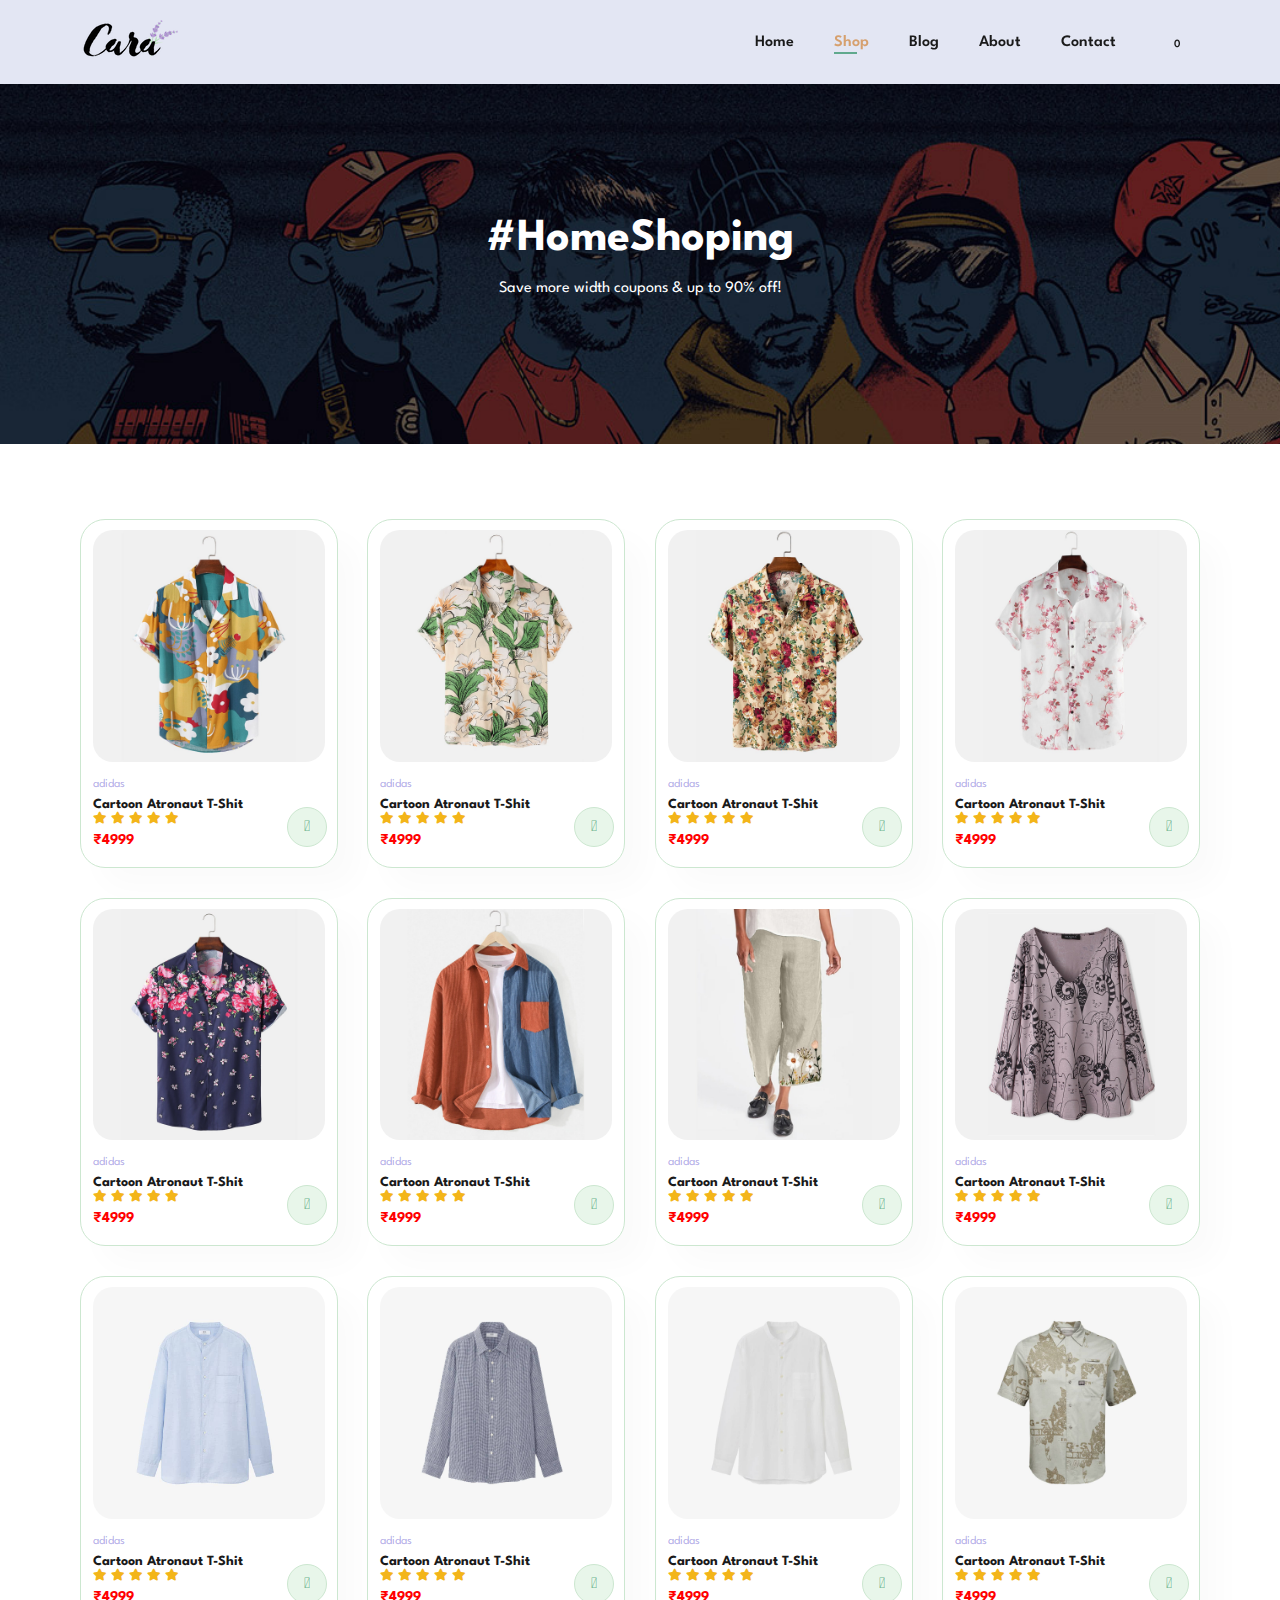
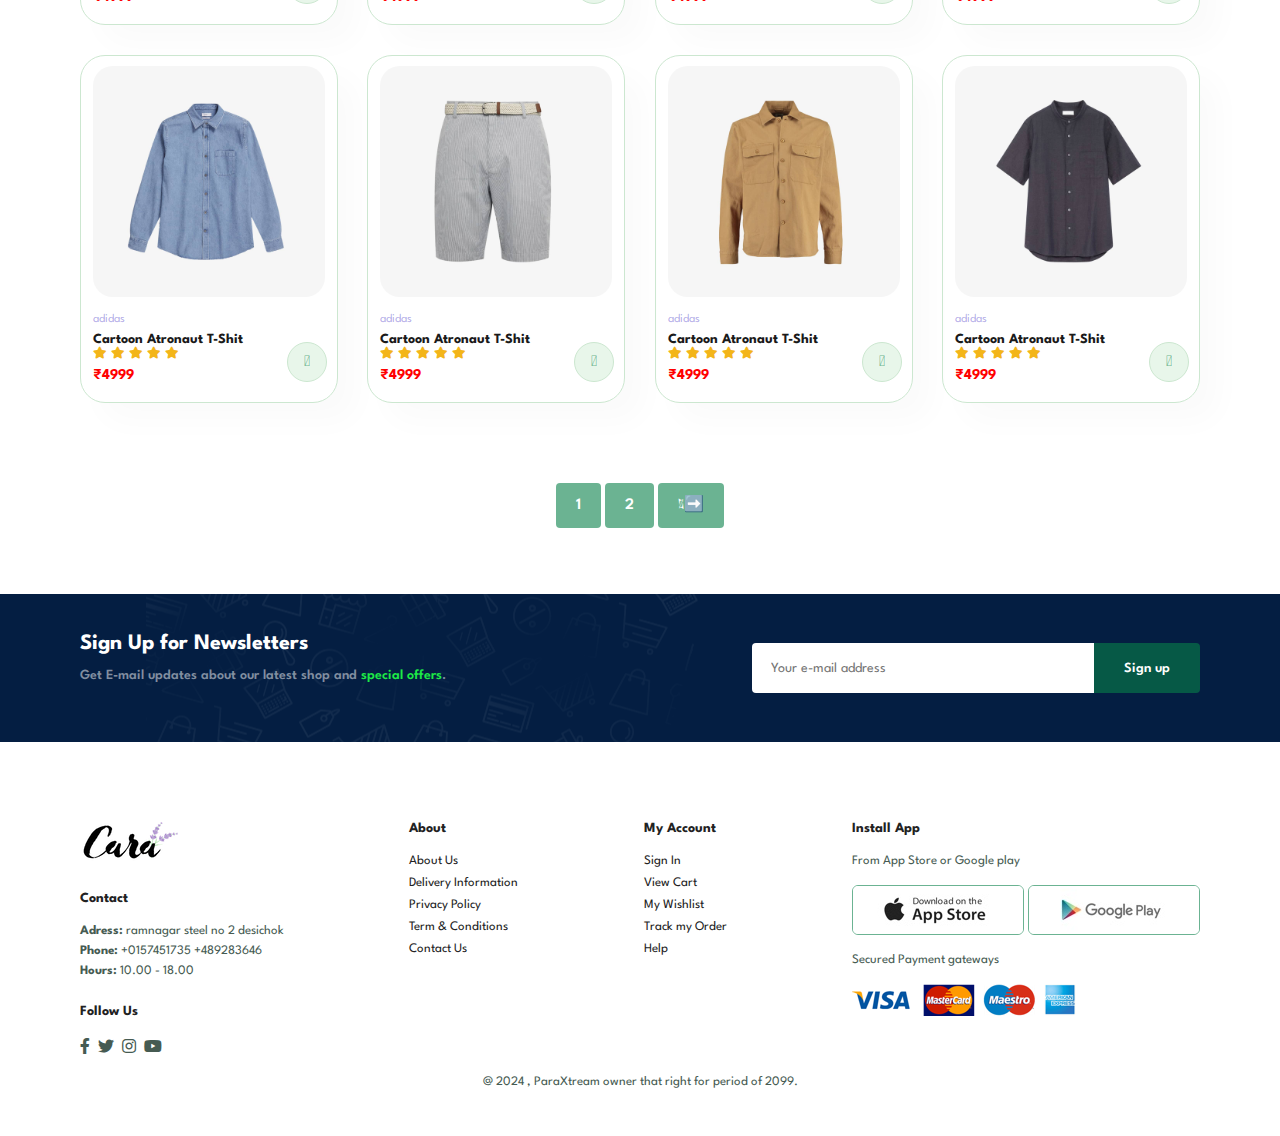
<file: shop.html>
<!DOCTYPE html>
<html lang="en">

<head>
    <meta charset="UTF-8">
    <meta http-equiv="X-UA-Compatible" content="IE=edge">
    <meta name="viewport" content="width=device-width, initial-scale=1.0">
    <title>para_xtream-Project</title>
    <link rel="stylesheet" href="https://pro.fontawesome.com/releases/v5.10.0/css/all.css" />

    <link rel="stylesheet" href="style.css">
    <link rel="stylesheet" href="shop.css">
</head>

<body>

    <section id="header">
        <a href="#"><img src="img/logo.png" class="logo"></img></a>

        <div>
            <ul id="navbar">
                <li><a href='index.html'>Home</a></li>
                <li><a class='active' href='/shop'>Shop</a></li>
                <li><a href='blog.html'>Blog</a></li>
                <li><a href='about.html'>About</a></li>
                <li><a href='contact.html'>Contact</a></li>
                <li id="lg-bag"><a href='cart.html'><i class="far fa-shopping-bag"></i><span
                            id="total-card-entry"></span></a>
                </li>
                <a href="#" id="close"><i class="fas fa-times"></i></a>
            </ul>
        </div>
        <div id="mobile">
            <a href='/cart'><i class="far fa-shopping-bag"></i></a>
            <i id="bar" class="fas fa-outdent"></i>
        </div>
    </section>

    <section id="page-header">
        <h2>#HomeShoping</h2>
        <p>Save more width coupons & up to 90% off!</p>
    </section>

    <section id="product1" class="section-p1">
        <div class="pro-container">
            <div class="pro" onclick="window.location.href='sproduct.html'">
                <img src="img/products/f1.jpg" alt="">
                <div class="des">
                    <span>adidas</span>
                    <h5>Cartoon Atronaut T-Shit</h5>
                    <div class="star">
                        <i class="fas fa-star"></i>
                        <i class="fas fa-star"></i>
                        <i class="fas fa-star"></i>
                        <i class="fas fa-star"></i>
                        <i class="fas fa-star"></i>
                    </div>
                    <h4>₹4999</h4>
                </div>
                <a href="#"><i class="fal fa-shopping-cart cart" onclick="total_card_entry_fun()"></i></a>
            </div>
            <div class="pro" onclick="window.location.href='sproduct.html'">
                <img src="img/products/f2.jpg" alt="">
                <div class="des">
                    <span>adidas</span>
                    <h5>Cartoon Atronaut T-Shit</h5>
                    <div class="star">
                        <i class="fas fa-star"></i>
                        <i class="fas fa-star"></i>
                        <i class="fas fa-star"></i>
                        <i class="fas fa-star"></i>
                        <i class="fas fa-star"></i>
                    </div>
                    <h4>₹4999</h4>
                </div>
                <a href="#"><i class="fal fa-shopping-cart cart"></i></a>
            </div>
            <div class="pro" onclick="window.location.href='sproduct.html'">
                <img src="img/products/f3.jpg" alt="">
                <div class="des">
                    <span>adidas</span>
                    <h5>Cartoon Atronaut T-Shit</h5>
                    <div class="star">
                        <i class="fas fa-star"></i>
                        <i class="fas fa-star"></i>
                        <i class="fas fa-star"></i>
                        <i class="fas fa-star"></i>
                        <i class="fas fa-star"></i>
                    </div>
                    <h4>₹4999</h4>
                </div>
                <a href="#"><i class="fal fa-shopping-cart cart"></i></a>
            </div>
            <div class="pro" onclick="window.location.href='sproduct.html'">
                <img src="img/products/f4.jpg" alt="">
                <div class="des">
                    <span>adidas</span>
                    <h5>Cartoon Atronaut T-Shit</h5>
                    <div class="star">
                        <i class="fas fa-star"></i>
                        <i class="fas fa-star"></i>
                        <i class="fas fa-star"></i>
                        <i class="fas fa-star"></i>
                        <i class="fas fa-star"></i>
                    </div>
                    <h4>₹4999</h4>
                </div>
                <a href="#"><i class="fal fa-shopping-cart cart"></i></a>
            </div>
            <div class="pro">
                <img src="img/products/f5.jpg" alt="">
                <div class="des">
                    <span>adidas</span>
                    <h5>Cartoon Atronaut T-Shit</h5>
                    <div class="star">
                        <i class="fas fa-star"></i>
                        <i class="fas fa-star"></i>
                        <i class="fas fa-star"></i>
                        <i class="fas fa-star"></i>
                        <i class="fas fa-star"></i>
                    </div>
                    <h4>₹4999</h4>
                </div>
                <a href="#"><i class="fal fa-shopping-cart cart"></i></a>
            </div>
            <div class="pro">
                <img src="img/products/f6.jpg" alt="">
                <div class="des">
                    <span>adidas</span>
                    <h5>Cartoon Atronaut T-Shit</h5>
                    <div class="star">
                        <i class="fas fa-star"></i>
                        <i class="fas fa-star"></i>
                        <i class="fas fa-star"></i>
                        <i class="fas fa-star"></i>
                        <i class="fas fa-star"></i>
                    </div>
                    <h4>₹4999</h4>
                </div>
                <a href="#"><i class="fal fa-shopping-cart cart"></i></a>
            </div>
            <div class="pro">
                <img src="img/products/f7.jpg" alt="">
                <div class="des">
                    <span>adidas</span>
                    <h5>Cartoon Atronaut T-Shit</h5>
                    <div class="star">
                        <i class="fas fa-star"></i>
                        <i class="fas fa-star"></i>
                        <i class="fas fa-star"></i>
                        <i class="fas fa-star"></i>
                        <i class="fas fa-star"></i>
                    </div>
                    <h4>₹4999</h4>
                </div>
                <a href="#"><i class="fal fa-shopping-cart cart"></i></a>
            </div>
            <div class="pro">
                <img src="img/products/f8.jpg" alt="">
                <div class="des">
                    <span>adidas</span>
                    <h5>Cartoon Atronaut T-Shit</h5>
                    <div class="star">
                        <i class="fas fa-star"></i>
                        <i class="fas fa-star"></i>
                        <i class="fas fa-star"></i>
                        <i class="fas fa-star"></i>
                        <i class="fas fa-star"></i>
                    </div>
                    <h4>₹4999</h4>
                </div>
                <a href="#"><i class="fal fa-shopping-cart cart"></i></a>
            </div>

            <div class="pro">
                <img src="img/products/n1.jpg" alt="">
                <div class="des">
                    <span>adidas</span>
                    <h5>Cartoon Atronaut T-Shit</h5>
                    <div class="star">
                        <i class="fas fa-star"></i>
                        <i class="fas fa-star"></i>
                        <i class="fas fa-star"></i>
                        <i class="fas fa-star"></i>
                        <i class="fas fa-star"></i>
                    </div>
                    <h4>₹4999</h4>
                </div>
                <a href="#"><i class="fal fa-shopping-cart cart"></i></a>
            </div>
            <div class="pro">
                <img src="img/products/n2.jpg" alt="">
                <div class="des">
                    <span>adidas</span>
                    <h5>Cartoon Atronaut T-Shit</h5>
                    <div class="star">
                        <i class="fas fa-star"></i>
                        <i class="fas fa-star"></i>
                        <i class="fas fa-star"></i>
                        <i class="fas fa-star"></i>
                        <i class="fas fa-star"></i>
                    </div>
                    <h4>₹4999</h4>
                </div>
                <a href="#"><i class="fal fa-shopping-cart cart"></i></a>
            </div>
            <div class="pro">
                <img src="img/products/n3.jpg" alt="">
                <div class="des">
                    <span>adidas</span>
                    <h5>Cartoon Atronaut T-Shit</h5>
                    <div class="star">
                        <i class="fas fa-star"></i>
                        <i class="fas fa-star"></i>
                        <i class="fas fa-star"></i>
                        <i class="fas fa-star"></i>
                        <i class="fas fa-star"></i>
                    </div>
                    <h4>₹4999</h4>
                </div>
                <a href="#"><i class="fal fa-shopping-cart cart"></i></a>
            </div>
            <div class="pro">
                <img src="img/products/n4.jpg" alt="">
                <div class="des">
                    <span>adidas</span>
                    <h5>Cartoon Atronaut T-Shit</h5>
                    <div class="star">
                        <i class="fas fa-star"></i>
                        <i class="fas fa-star"></i>
                        <i class="fas fa-star"></i>
                        <i class="fas fa-star"></i>
                        <i class="fas fa-star"></i>
                    </div>
                    <h4>₹4999</h4>
                </div>
                <a href="#"><i class="fal fa-shopping-cart cart"></i></a>
            </div>
            <div class="pro">
                <img src="img/products/n5.jpg" alt="">
                <div class="des">
                    <span>adidas</span>
                    <h5>Cartoon Atronaut T-Shit</h5>
                    <div class="star">
                        <i class="fas fa-star"></i>
                        <i class="fas fa-star"></i>
                        <i class="fas fa-star"></i>
                        <i class="fas fa-star"></i>
                        <i class="fas fa-star"></i>
                    </div>
                    <h4>₹4999</h4>
                </div>
                <a href="#"><i class="fal fa-shopping-cart cart"></i></a>
            </div>
            <div class="pro">
                <img src="img/products/n6.jpg" alt="">
                <div class="des">
                    <span>adidas</span>
                    <h5>Cartoon Atronaut T-Shit</h5>
                    <div class="star">
                        <i class="fas fa-star"></i>
                        <i class="fas fa-star"></i>
                        <i class="fas fa-star"></i>
                        <i class="fas fa-star"></i>
                        <i class="fas fa-star"></i>
                    </div>
                    <h4>₹4999</h4>
                </div>
                <a href="#"><i class="fal fa-shopping-cart cart"></i></a>
            </div>
            <div class="pro">
                <img src="img/products/n7.jpg" alt="">
                <div class="des">
                    <span>adidas</span>
                    <h5>Cartoon Atronaut T-Shit</h5>
                    <div class="star">
                        <i class="fas fa-star"></i>
                        <i class="fas fa-star"></i>
                        <i class="fas fa-star"></i>
                        <i class="fas fa-star"></i>
                        <i class="fas fa-star"></i>
                    </div>
                    <h4>₹4999</h4>
                </div>
                <a href="#"><i class="fal fa-shopping-cart cart"></i></a>
            </div>
            <div class="pro">
                <img src="img/products/n8.jpg" alt="">
                <div class="des">
                    <span>adidas</span>
                    <h5>Cartoon Atronaut T-Shit</h5>
                    <div class="star">
                        <i class="fas fa-star"></i>
                        <i class="fas fa-star"></i>
                        <i class="fas fa-star"></i>
                        <i class="fas fa-star"></i>
                        <i class="fas fa-star"></i>
                    </div>
                    <h4>₹4999</h4>
                </div>
                <a href="#"><i class="fal fa-shopping-cart cart"></i></a>
            </div>
        </div>
    </section>

    <section id="pagination" class="section-p1">
        <a href="#">1</a>
        <a href="#">2</a>
        <a href="#"><i class="fal fa-long-arrow-alt-right">➡️</i></a>
    </section>

    <section id="newsletter" class="section-p1 section-m1">
        <div class="newstext">
            <h4>Sign Up for Newsletters</h4>
            <p>Get E-mail updates about our latest shop and <span>special offers</span>.</p>
        </div>
        <div class="form">
            <input type="text" placeholder="Your e-mail address">
            <button class="normal">Sign up</button>
        </div>
    </section>

    <footer class="section-p1">
        <div class="col">
            <img class="logo" src="img/logo.png" alt="">
            <h4>Contact</h4>
            <p><strong>Adress:</strong> ramnagar steel no 2 desichok</p>
            <p><strong>Phone:</strong> +0157451735 +489283646</p>
            <p><strong>Hours:</strong> 10.00 - 18.00</p>
            <div class="follow">
                <h4>Follow Us</h4>
                <div class="icon">
                    <i class="fab fa-facebook-f"></i>
                    <i class="fab fa-twitter"></i>
                    <i class="fab fa-instagram"></i>
                    <i class="fab fa-youtube"></i>
                </div>
            </div>
        </div>

        <div class="col">
            <h4>About</h4>
            <a href="#">About Us</a>
            <a href="#">Delivery Information</a>
            <a href="#">Privacy Policy</a>
            <a href="#">Term & Conditions</a>
            <a href="#">Contact Us</a>
        </div>

        <div class="col">
            <h4>My Account</h4>
            <a href="#">Sign In</a>
            <a href="#">View Cart</a>
            <a href="#">My Wishlist</a>
            <a href="#">Track my Order</a>
            <a href="#">Help</a>
        </div>

        <div class="col install">
            <h4>Install App</h4>
            <p>From App Store or Google play</p>
            <div class="row">
                <img src="img/pay/app.jpg" alt="">
                <img src="img/pay/play.jpg" alt="">
                <p>Secured Payment gateways</p>
            </div>
            <img src="img/pay/pay.png" alt="">
        </div>

        <div class="copyright">
            <p>@ 2024 , ParaXtream owner that right for period of 2099.</p>
        </div>
    </footer>

    <script src="script.js"></script>
    <script>
        document.addEventListener("DOMContentLoaded", function () {
            const totalCartEntry = document.getElementById("total-card-entry");
            const storedValue = localStorage.getItem("cartCounter");
            totalCartEntry.textContent = storedValue ? parseInt(storedValue) : 0;
        });
    </script>
</body>

</html>
</file>
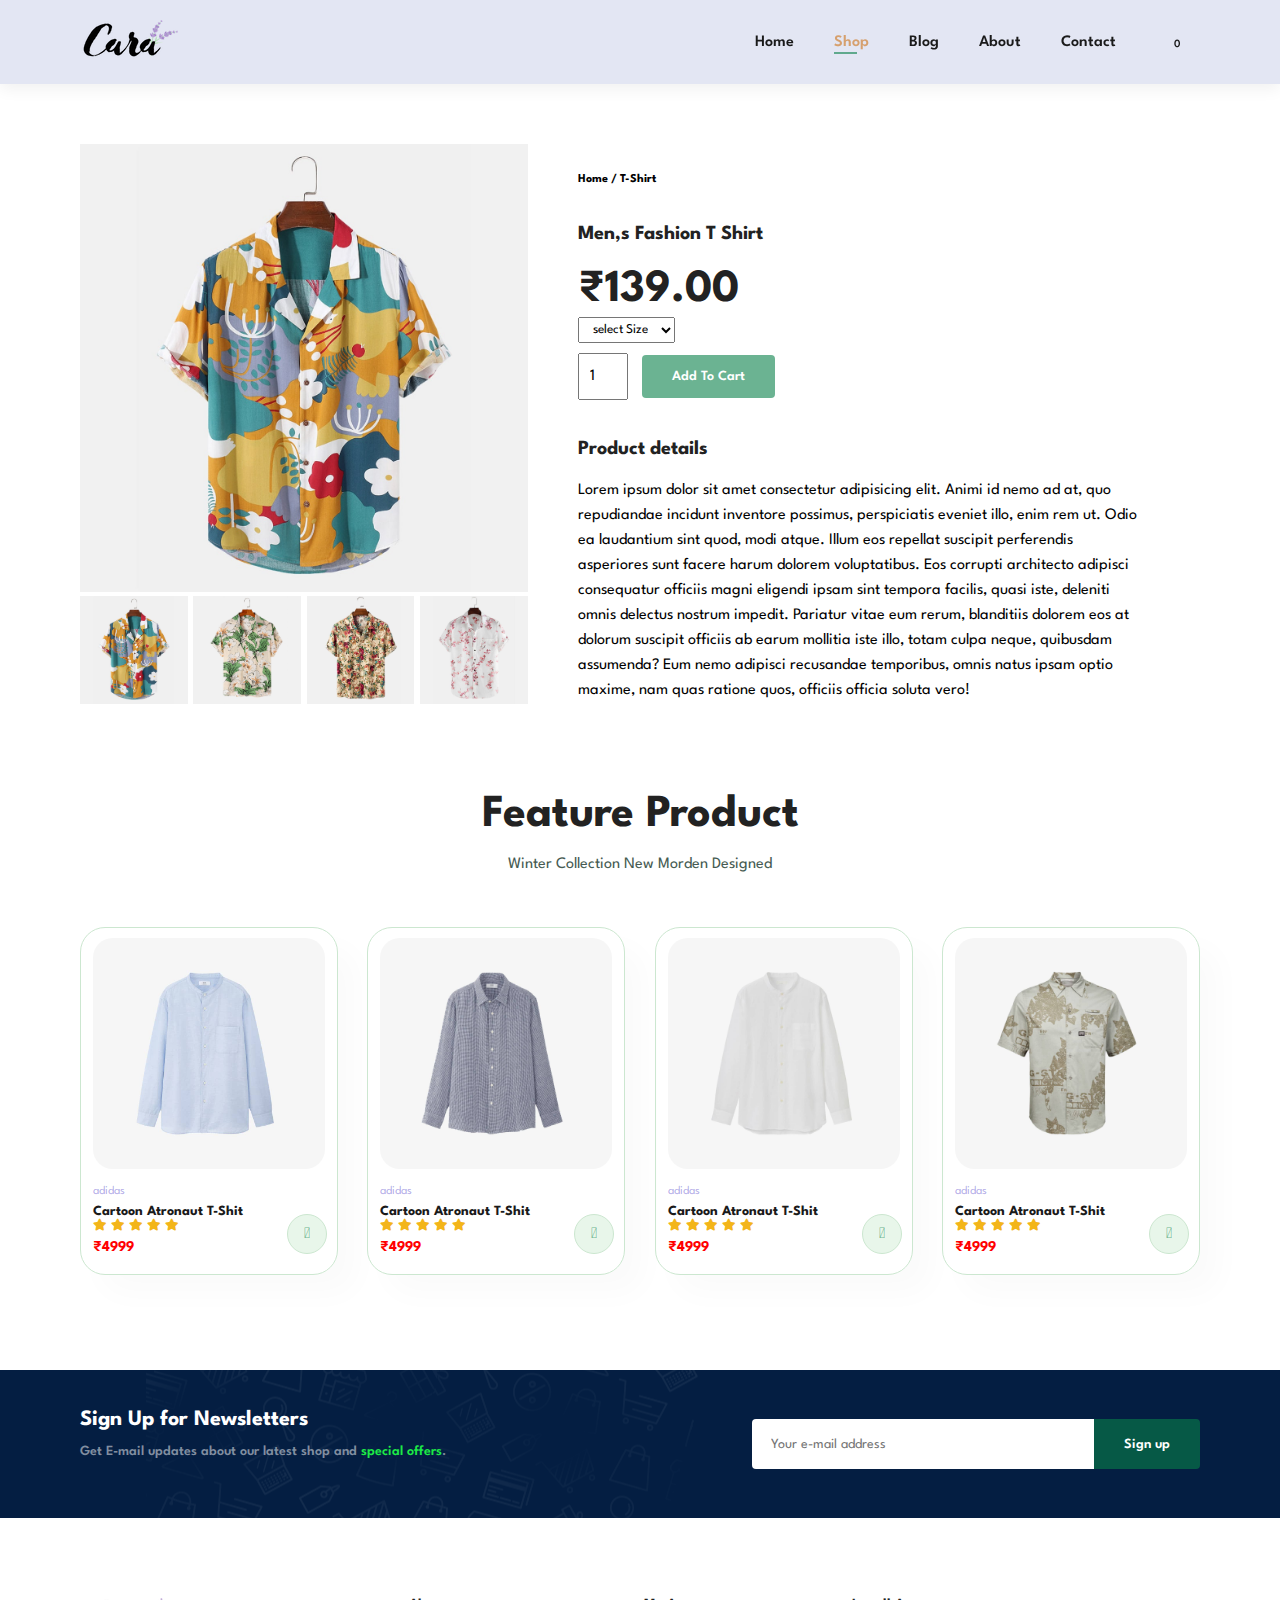
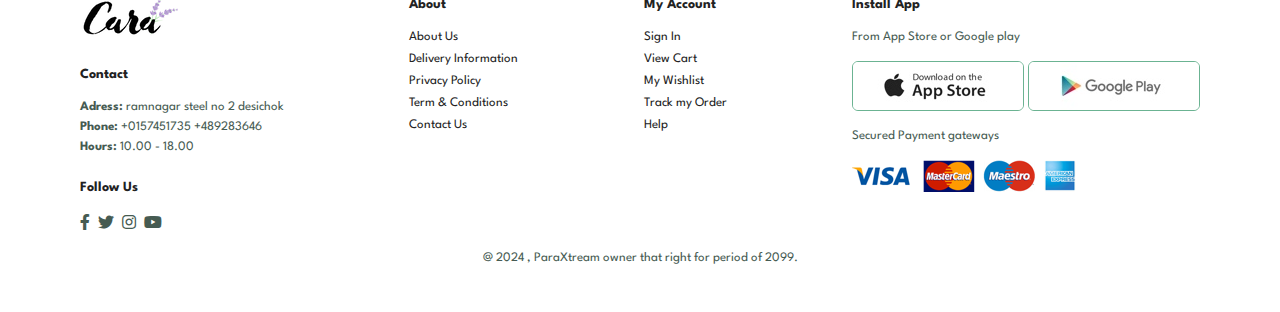
<file: sproduct.html>
<!DOCTYPE html>
<html lang="en">

    <head>
        <meta charset="UTF-8">
        <meta http-equiv="X-UA-Compatible" content="IE=edge">
        <meta name="viewport" content="width=device-width, initial-scale=1.0">
        <title>para_xtream-Project</title>
        <link rel="stylesheet" href="https://pro.fontawesome.com/releases/v5.10.0/css/all.css" />

        <link rel="stylesheet" href="shop.css">
        <link rel="stylesheet" href="style.css">
    </head>

    <body>

        <section id = "header">
            <a href="#"><img src = "img/logo.png" class = "logo"></img></a>

            <div>
                <ul id ="navbar">
                    <li><a href='/'>Home</a></li>
                    <li><a class='active' href='/shop'>Shop</a></li>
                    <li><a href='/blog'>Blog</a></li>
                    <li><a href='/about'>About</a></li>
                    <li><a href='/contact'>Contact</a></li>
                    <li id="lg-bag"><a href='/cart'><i class="far fa-shopping-bag"></i><span id="total-card-entry"></span></a>
                        
                    </li>
                    <a href="#" id="close"><i class="fas fa-times"></i></a>
                </ul>
            </div>
            <div id="mobile">
                <a href='/cart'><i class="far fa-shopping-bag"></i></a>
                <i id="bar" class="fas fa-outdent"></i>
            </div>
        </section>

        <section id="prodetails" class="section-p1">
            <div class="single-pro-image">
                <img src="img/products/f1.jpg" width="100%" id="mainImg" alt="">

                <div class="small-img-group">
                    <div class="small-img-col">
                        <img src="img/products/f1.jpg" width="100%" class="small-img" alt="">
                    </div>
                    <div class="small-img-col">
                        <img src="img/products/f2.jpg" width="100%" class="small-img" alt="">
                    </div>
                    <div class="small-img-col">
                        <img src="img/products/f3.jpg" width="100%" class="small-img" alt="">
                    </div>
                    <div class="small-img-col">
                        <img src="img/products/f4.jpg" width="100%" class="small-img" alt="">
                    </div>
                    
                </div>
            </div>

            <div class="single-pro-details">
                <h6>Home / T-Shirt</h6>
                <h4>Men,s Fashion T Shirt</h4>
                <h2>₹139.00</h2>
                <select>
                    <option>select Size</option>
                    <option>XL</option>
                    <option>XXL</option>
                    <option>Small</option>
                    <option>Large</option>
                </select>
                <input type="number" value="1">
                <button class="normal">Add To Cart</button>
                <h4>Product details</h4>
                <span>Lorem ipsum dolor sit amet consectetur adipisicing elit. Animi id nemo ad at, quo repudiandae incidunt inventore possimus, perspiciatis eveniet illo, enim rem ut. Odio ea laudantium sint quod, modi atque. Illum eos repellat suscipit perferendis asperiores sunt facere harum dolorem voluptatibus. Eos corrupti architecto adipisci consequatur officiis magni eligendi ipsam sint tempora facilis, quasi iste, deleniti omnis delectus nostrum impedit. Pariatur vitae eum rerum, blanditiis dolorem eos at dolorum suscipit officiis ab earum mollitia iste illo, totam culpa neque, quibusdam assumenda? Eum nemo adipisci recusandae temporibus, omnis natus ipsam optio maxime, nam quas ratione quos, officiis officia soluta vero!</span>
            </div>
        </section>

        <section id = "product1" class ="section-p1">
            <h2>Feature Product</h2>
            <p>Winter Collection New Morden Designed</p>
            <div class ="pro-container">
                <div class ="pro">
                    <img src="img/products/n1.jpg" alt="">
                    <div class="des">
                        <span>adidas</span>
                        <h5>Cartoon Atronaut T-Shit</h5>
                        <div class="star">
                            <i class = "fas fa-star"></i>
                            <i class = "fas fa-star"></i>
                            <i class = "fas fa-star"></i>
                            <i class = "fas fa-star"></i>
                            <i class = "fas fa-star"></i>
                        </div>
                        <h4>₹4999</h4>
                    </div>
                    <a href = "#"><i class="fal fa-shopping-cart cart"></i></a>
                </div>
                <div class ="pro">
                    <img src="img/products/n2.jpg" alt="">
                    <div class="des">
                        <span>adidas</span>
                        <h5>Cartoon Atronaut T-Shit</h5>
                        <div class="star">
                            <i class = "fas fa-star"></i>
                            <i class = "fas fa-star"></i>
                            <i class = "fas fa-star"></i>
                            <i class = "fas fa-star"></i>
                            <i class = "fas fa-star"></i>
                        </div>
                        <h4>₹4999</h4>
                    </div>
                    <a href = "#"><i class="fal fa-shopping-cart cart"></i></a>
                </div>
                <div class ="pro">
                    <img src="img/products/n3.jpg" alt="">
                    <div class="des">
                        <span>adidas</span>
                        <h5>Cartoon Atronaut T-Shit</h5>
                        <div class="star">
                            <i class = "fas fa-star"></i>
                            <i class = "fas fa-star"></i>
                            <i class = "fas fa-star"></i>
                            <i class = "fas fa-star"></i>
                            <i class = "fas fa-star"></i>
                        </div>
                        <h4>₹4999</h4>
                    </div>
                    <a href = "#"><i class="fal fa-shopping-cart cart"></i></a>
                </div>
                <div class ="pro">
                    <img src="img/products/n4.jpg" alt="">
                    <div class="des">
                        <span>adidas</span>
                        <h5>Cartoon Atronaut T-Shit</h5>
                        <div class="star">
                            <i class = "fas fa-star"></i>
                            <i class = "fas fa-star"></i>
                            <i class = "fas fa-star"></i>
                            <i class = "fas fa-star"></i>
                            <i class = "fas fa-star"></i>
                        </div>
                        <h4>₹4999</h4>
                    </div>
                    <a href = "#"><i class="fal fa-shopping-cart cart"></i></a>
                </div>
            </div>
        </section>

        <section id="newsletter" class="section-p1 section-m1">
            <div class="newstext">
                <h4>Sign Up for Newsletters</h4>
                <p>Get E-mail updates about our latest shop and <span>special offers</span>.</p>
            </div>
            <div class="form">
                <input type="text" placeholder="Your e-mail address">
                <button class="normal">Sign up</button>
            </div>
        </section>

        <footer class="section-p1">
            <div class="col">
                <img class="logo" src="img/logo.png" alt="">
                <h4>Contact</h4>
                <p><strong>Adress:</strong> ramnagar steel no 2 desichok</p>
                <p><strong>Phone:</strong> +0157451735 +489283646</p>
                <p><strong>Hours:</strong> 10.00 - 18.00</p>
                <div class="follow">
                    <h4>Follow Us</h4>
                    <div class="icon">
                        <i class="fab fa-facebook-f"></i>
                        <i class="fab fa-twitter"></i>
                        <i class="fab fa-instagram"></i>
                        <i class="fab fa-youtube"></i>
                    </div>
                </div>
            </div>

            <div class="col">
                <h4>About</h4>
                <a href="#">About Us</a>
                <a href="#">Delivery Information</a>
                <a href="#">Privacy Policy</a>
                <a href="#">Term & Conditions</a>
                <a href="#">Contact Us</a>
            </div>

            <div class="col">
                <h4>My Account</h4>
                <a href="#">Sign In</a>
                <a href="#">View Cart</a>
                <a href="#">My Wishlist</a>
                <a href="#">Track my Order</a>
                <a href="#">Help</a>
            </div>

            <div class="col install">
                <h4>Install App</h4>
                <p>From App Store or Google play</p>
                <div class="row">
                    <img src="img/pay/app.jpg" alt="">
                    <img src="img/pay/play.jpg" alt="">
                    <p>Secured Payment gateways</p>
                </div>
                    <img src="img/pay/pay.png" alt="">
            </div>

            <div class="copyright">
                <p>@ 2024 , ParaXtream  owner that right for period of 2099.</p>
            </div>
        </footer>

        <script src="script.js"></script>
        <script>
            document.addEventListener("DOMContentLoaded", function () {
                const totalCartEntry = document.getElementById("total-card-entry");
                const storedValue = localStorage.getItem("cartCounter");
                totalCartEntry.textContent = storedValue ? parseInt(storedValue) : 0;
            });
        </script>
    </body>

</html>
</file>
<file: style.css>
@import url("https://fonts.googleapis.com/css2?family=Spartan:wght@100;200;300;400;500;600;700;800;900&display=swap");
* {
  margin: 0;
  padding: 0;
  box-sizing: border-box;
  font-family: "Spartan", sans-serif;
}

html {
  scroll-behavior: smooth;
}

/* Global Styles */

h1 {
  font-size: 50px;
  line-height: 64px;
  color: #222;
}

h2 {
  font-size: 46px;
  line-height: 54px;
  color: #222;
}

h4 {
  font-size: 20px;
  color: #222;
}

h6 {
  font-weight: 700;
  font-size: 12px;
}

p {
  font-size: 16px;
  color: #465b52;
  margin: 15px 0 20px 0;
}

.section-p1 {
  padding: 40px 80px;
}

.section-m1 {
  margin: 40px 0;
}

button.normal{
  font-size: 14px;
  font-weight: 600;
  padding: 15px 30px;
  color: black;
  background-color: white;
  border-radius: 4px;
  cursor: pointer;
  border: none;
  outline: none;
  transition: 0.2s;
}

button.white{
  font-size: 13px;
  font-weight: 600;
  padding: 11px 18px;
  color: #fff;
  background-color: transparent;
  cursor: pointer;
  border: 1px solid white;
  outline: none;
  transition: 0.2s;
}

body {
  width: 100%;
}

#header{
  display: flex;
  align-items: center;
  justify-content: space-between;
  padding: 20px 80px;
  background: #E3E6F3;
  box-shadow: 0 5px  15px rgba(0,0,0,0.06);
  z-index: 999;
  position: sticky;
  top: 0;
  left: 0;
}

#navbar{
  display: flex;
  align-items: center;
  justify-self: center;
}

#navbar li{
  list-style: none;
  padding: 0 20px;
  position: relative;

}

#navbar li a{
  text-decoration: none;
  font-size: 16px;
  font-weight: 600;
  color: #1a1a1a;
  transition: 0.3 ease;
}

#navbar li a:hover{
  color: #d6a06e;
  /* text-decoration: underline; */
}

#navbar li a:hover, 
#navbar li a.active{
  color: #d6a06e;
  /* it mean this state is show always */
}

#navbar li a.active::after ,
#navbar li a:hover::after{
  content: "";
  width: 30%;
  height: 2px;
  background: #08814999;
  position: absolute;
  bottom: -4px;
  left:20px;
}

#total-card-entry{
  padding-left: 2px;
  font-size: 11px;
}

#mobile{
  display: none;
  align-items: center;
}

#hero{
  background-image: url("img/first_back.jpg");
  height: 90vh;
  width: 100%;
  background-size: cover;
  background-position: top 25% right 0;
  padding: 0 80px;
  display: flex;
  flex-direction: column;
  align-items: flex-start;
  justify-content: center;
}

#hero h4{
  padding-bottom: 15px;
  font-size: 40px;

}
#hero h1{
  color: blue;
}
#hero button{
  background-image: url(img/button.png);
  background-color: transparent;
  color: #08814999;
  border: 0;
  padding: 14px 80px 14px 65px;
  background-repeat: no-repeat;
  cursor: pointer;
  font-weight: 700;
  font-size: 15px;

}

#feature{
  display: flex;
  align-items: center;
  justify-content: space-between;
  flex-wrap: wrap;
}

#feature .fe-box{
  width: 180px;
  text-align: center;
  padding:25px 15px;
  box-shadow: 20px 20px 34px rgba(0,0,0,0.03);
  border:1px solid #cce7de;
  border-radius: 4px;
  margin: 15px 0;
}

#feature .fe-box:hover{
  box-shadow: 10px 10px 54px rgba(70,62,221,0.2);
}

#feature .fe-box img{
  width: 100%;
  margin-bottom: 10px;
}

#feature .fe-box h6{
  display: inline-block;
  padding: 9px 8px 6px 8px;
  line-break: 1;
  border-radius: 4px;
  color:#08814999 ;
  background-color: #ffdde4;
}

#feature .fe-box:nth-child(2) h6{
  background-color: #5ab06b;
}
#feature .fe-box:nth-child(3) h6{
  background-color: #ffdde4;
}
#feature .fe-box:nth-child(4) h6{
  background-color: #d2beb4;
}
#feature .fe-box:nth-child(5) h6{
  background-color: #cdb490;
}
#feature .fe-box:nth-child(6) h6{
  background-color: #ffdde4;
}

#product1{
  text-align: center;
}

#product1 .pro-container{
  display: flex;
  justify-content: space-between;
  padding-top: 20px;
  flex-wrap: wrap;
}

#product1 .pro{
  width: 23%;
  min-width: 250px;
  padding: 10px 12px;
  border:1px solid #cce7d0;
  border-radius: 25px;
  cursor: pointer;
  box-shadow: 20px 20px 30px rgba(0,0,0,0.02);
  margin: 15px 0;
  transition: 0.2s ease;
  position: relative;
}

#product1 .pro:hover {
  box-shadow: 20px 20px 30px rgba(0,0,0,0.06);
}

#product1 .pro img{
  width: 100%;
  border-radius: 20px;
}

#product1 .pro .des{
  text-align: start;
  padding: 10px 0;
}

#product1 .pro .des span{
  color: #361dc063;
  font-size: 12px;
}

#product1 .pro .des h5{
  padding-top: 7px;
  color: #1a1a1a;
  font-size: 14px;
}

#product1 .pro .des i{
  font-size: 12px;
  color: rgb(243,181,25);
}
#product1 .pro .des h4{
  padding-top: 7px;
  font-size: 15px;
  font-weight: 700;
  color: red;
}

#product1 .pro .cart{
  width: 40px;
  height: 40px;
  line-height: 40px;
  border-radius: 50px;
  background-color: #e8f6ea;
  font-weight: 500;
  color:#08814999;
  border: 1px solid #cce7d0;
  position: absolute;
  bottom: 20px;
  right: 10px;
}

#banner{
  display: flex;
  flex-direction: column;
  justify-content: center;
  align-items: center;
  text-align: center;
  background-image: url(img/banner/b2.jpg);
  width: 100%;
  height: 40vh;
  background-size: cover;
  background-position: center;
}
#banner h4{
  color: white;
  font-size: 16px;
}

#banner h2{
  color: white;
  font-size: 30px;
  padding: 10px 0;
}

#banner h2 span{
  color: rgb(212, 22, 22);
 
}

#banner button:hover{
  background-color: red;
  color: white;
}

#sm-banner{
  display: flex;
  justify-content: space-between;
  flex-wrap: wrap;
}

#sm-banner .banner-box{
  display: flex;
  flex-direction: column;
  justify-content: center;
  align-items: flex-start;
  background-image: url(img/banner/b17.jpg);
  min-width: 660px;
  height: 50vh;
  background-size: cover;
  background-position: center;
  padding: 30px;
}

#sm-banner .banner-box2{
  background-image: url(img/banner/b10.jpg);
}

#sm-banner h4{
  color: white;
  font-size: 20px;
  font-weight: 300;
}

#sm-banner h2{
  color: white;
  font-size: 28px;
  font-weight: 800;
}

#sm-banner span{
  color: white;
  font-size: 14px;
  font-weight: 500;
  padding-bottom: 15px;
}

#sm-banner .banner-box:hover button{
  background-color: #08814999;
  border: 1px solid #08814999;
}

#banner3{
  display: flex;
  justify-content: space-between;
  flex-wrap: wrap;
  padding: 0 80px;
}

#banner3 .banner-box{
  display: flex;
  flex-direction: column;
  justify-content: center;
  align-items: flex-start;
  background-image: url(img/banner/b7.jpg);
  min-width: 30%;
  height: 30vh;
  background-size: cover;
  background-position: center;
  padding: 20px;
  margin-bottom: 20px;
}

#banner3 h2{
  color: white;
  font-weight: 900;
  font-size: 22px;
}

#banner3 h3{
  color: #0e1410;
  font-weight: 800;
  font-size: 15px;
}

#banner3 .banner-box2{
  background-image: url(img/banner/b4.jpg);

}

#banner3 .banner-box3{
  background-image: url(img/banner/b18.jpg);

}

#newsletter{
  display: flex;
  justify-content: space-between;
  flex-wrap: wrap;
  align-items: center;
  background-image: url("img/banner/b14.png");
  background-repeat: no-repeat;
  background-position: 20% 30%;
  background-color: #041e42;
}

#newsletter h4{
  font-size: 22px;
  font-weight: 700;
  color: white;
}

#newsletter p{
  font-size: 14px;
  font-weight: 600;
  color: #818ea0;
}

#newsletter span{
  color: #1dea46;
}

#newsletter .form{
  display: flex;
  width: 40%;
}

#newsletter input{
  height: 3.125rem;
  padding: 0 1.25em;
  font-size: 14px;
  width: 100%;
  border: 1px solid transparent;
  border-radius: 4px;
  outline: none;
  border-top-right-radius: 0;
  border-bottom-right-radius: 0;
}
#newsletter button{
  background-color: #08814999;
  color: white;
  white-space: nowrap;
  border-top-left-radius: 0;
  border-bottom-left-radius: 0;
}

footer{
  display: flex;
  flex-wrap: wrap;
  justify-content: space-between;
}

footer .col{
  display: flex;
  flex-direction: column;
  align-items: flex-start;
  margin-bottom: 20px;
}

footer .logo{
  margin-bottom: 30px;
}

footer h4{
  font-size: 14px;
  padding-bottom: 20px;
}

footer p{
  font-size: 13px;
  margin: 0 0  8px 0;
}

footer a{
  font-size: 13px;
  text-decoration: none;
  color: #222;
  margin-bottom: 10px;
}

footer .follow{
  margin-top: 20px;
}

footer .follow i{
  color: #465b52;
  padding-right: 4px;
  cursor: pointer;
}

footer .install .row img{
  border: 1px solid#08814999;
  border-radius: 6px;
}

footer .install img{
  margin: 10px 0 15px 0;
}

footer .follow i:hover,
footer a:hover {
  color: #08814999;
}

footer .copyright{
  width: 100%;
  text-align: center;
}

#close{
  display: none;
}



/* blog paage below */

#page-header.blod-header{
  background-image: url("img/banner/b19.jpg");
}

#blog{
  padding: 150px 150px 0 150px;
}

#blog .blog-box{
  display: flex;
  align-items: center;
  width: 100%;
  position: relative;
  padding-bottom: 90px;
}


#blog .blog-img{
  width: 50%;
  margin-right: 40px;
}

#blog img{
  width: 100%;
  height: 300px;
  object-fit: cover;
}

#blog .blog-details{
  width: 50%;
}

#blog .blog-details a{
  text-decoration: none;
  font-size: 11px;
  color: black;
  font-weight: 700;
  position: relative;
}

#blog .blog-details a::after{
  content: "";
  width: 50px;
  height: 1px;
  background-color: black;
  position: absolute;
  top: 4px;
  right: -60px;
}

#blog .blog-details a:hover{
  color: #08814999;
  transition: 0.3s;
}

#blog .blog-details a:hover::after{
  background-color: #08814999;
}

#blog .blog-box h1{
  position: absolute;
  top: -40px;
  left: 0;
  font-size: 70px;
  font-weight: 700;
  color: #c9cbc9;
  z-index: -99;

}
/* blog paage above */


/* about page below */

#page-header.about-header{
  background-image: url("img/about/banner.png");
}

#about-head{
  display: flex;
  align-items: center;
}

#about-head img{
  width: 50%;
  height: auto;
}

#about-head div{
  padding-left: 40px;
}

#about-app{
  text-align: center;
}

#about-app .video{
  width: 70%;
  height: 100%;
  margin: 30px auto 0 auto;
}

#about-app .video video{
  width: 100%;
  height: 100%;
  border-radius: 20px;
}

/* about page above */


/* contact page below */


#contact-details{
  display: flex;
  align-items: center;
  justify-content: space-between;
}

#contact-details .details{
  width: 40%;
}

#contact-details .details span,
#form-details form span{
  font-size: 12px;
}

#contact-details .details h2,
#form-details form h2{
  font-size: 26px;
  line-height: 35px;
  padding: 20px 0;
}

#contact-details .details h3{
  font-size: 16px;
  padding-bottom: 15px;
}

#contact-details .details li{
  list-style: none;
  display: flex;
  padding: 10px 0;
}

#contact-details .details li i{
  font-size: 14px;
  padding-right: 22px;
}

#contact-details .details li p{
  margin: 0;
  font-size: 14px;
}


#contact-details .map{
  width: 55%;
  height: 400px;

}

#contact-details .map iframe{
  width: 100%;
  height: 100%;
  
}

#form-details{
  display: flex;
  justify-content: space-between;
  margin: 30px;
  padding: 80px;
  border: 1px solid #e1e1e1;
}

#form-details form{
  width: 65%;
  display: flex;
  flex-direction: column;
  align-items: flex-start;
}

#form-details form input,
#form-details form textarea{
  width: 100%;
  padding: 12px 15px;
  outline:none;
  margin-bottom: 20px;
  border: 1px solid #e1e1e1;
}

#form-details form button{
  background-color: #08814999;
  color: white;
}

#form-details .people div{
  padding-bottom: 25px;
  display: flex;
  align-items: flex-start;
}


#form-details .people div img{
  width: 65px;
  height: 65px;
  object-fit: cover;
  margin-right: 15px;
}

#form-details .people div p{
  margin: 0;
  font-size: 13px;
  line-height: 25px;
}

#form-details .people div p span{
  display: block;
  font-size: 16px;
  font-weight: 600;
  color: #000;
}
/* contact page above */


/* cart page below */

#cart{
  overflow-x: auto;
}

#cart table{
  width: 100%;
  border-collapse: collapse;
  table-layout: fixed;
  white-space: nowrap;
}

#cart table img{
  width: 70px;
}

#cart table td:nth-child(1){
  width: 100px;
  text-align: center;
}

#cart table td:nth-child(2){
  width: 150px;
  text-align: center;
}

#cart table td:nth-child(3){
  width: 250px;
  text-align: center;
}

#cart table td:nth-child(4),
#cart table td:nth-child(5),
#cart table td:nth-child(6){
  width: 150px;
  text-align: center;
}

#cart table td:nth-child(5) input{
  width: 70px;
  padding: 10px 5px 10px 15px;
}

#cart table thead{
  border: 1px solid #e2e9e1;
  border-left: none;
  border-right: none;
}

#cart table thead td{
  font-weight: 700;
  text-transform: uppercase;
  font-size: 13px;
  padding: 18px 0;
}

#cart table tbody tr td{
  padding-top: 15px;
}

#cart table tbody td{
  font-size: 13px;
}

#cart-add{
  display: flex;
  flex-wrap: wrap;
  justify-content: space-between;
}

#coupon{
  width: 50%;
  margin-bottom: 30px;

}

#coupon h3,
#subtotal h3{
  padding-bottom: 15px;
}

#coupon input{
  padding: 10px 20px;
  outline: none;
  width: 60%;
  margin-right: 10px;
  border: 1px solid #e2e9e1;
}

#coupon button,
#subtotal button{
  background-color: #08814999;
  color: white;
  padding: 12px 20px;
}

#subtotal{
  width: 50%;
  margin-bottom: 30px;
  border: 1px solid #e2e2e2;
  padding: 30px;
}

#subtotal table{
  border-collapse: collapse;
  width: 100%;
  margin-bottom: 20px;
}

#subtotal table td{
  width: 50%;
  border: 1px solid #e2e9e1;
  padding: 10px;
  font-size: 13px;
}


/* cart page above */




/* media query */
@media (max-width:799px) {
  .section-p1{
    padding: 40px 40px;
  }
  #navbar{
    display: flex;
    flex-direction: column;
    align-items: flex-start;
    justify-self: flex-start;
    position: fixed;
    top: 0;
    right: -300px;
    height: 100vh;
    width: 300px;
    background-color: #E3E6F3;
    box-shadow: 0 40px 60px rgba(0, 0, 0, 0.1);
    padding: 80px 0 0 10px;
  }

  #navbar.active{
    right: 0px;
  }

  #navbar li{
    margin-bottom: 25px;
  }

  #mobile{
    display: flex;
    align-items: center;
  }

  #mobile i{
    color: #1a1a1a;
    font-size: 24px;
    padding-left: 20px;

  }

  #close{
    display: block;
    position: absolute;
    top: 30px;
    left: 30px;
    color: black;
    font-size: 24px;
  }

  #lg-bag{
    display: none;
  }

  #hero{
    height: 70vh;
    padding: 0 80px;
    background-position: top 30% right 30%;
  }

  #feature{
    justify-content: center;
  }

  #feature .fe-box{
    margin: 15px 15px;
  }

  #product1 .pro-container{
    justify-content: center;
  }

  #product1 .pro{
    margin: 15px;
  }

  #banner{
    height: 20vh;
  }

  #sm-banner .banner-box{

    min-width: 100%;
    height: 30vh;
  }

  #banner3{
    padding: 0 40px;
  }

  #banner3 .banner-box {
  width: 28%;
  }

  #newsletter .form{
    width: 70%;
  }

  /* contact page */

  #form-details {
    padding: 40px;
  }

  #form-details form {
    width: 50%;
}
}

@media (max-width:477px) {

  .section-p1{
    padding: 20px;
  }
  #header {
    padding: 10px 30px;
  }

  h2{
    font-size: 32px;
  }

  h1{
    font-size: 38px;
  }

  #hero{
    padding: 0 20px;
    background-position: 55%;
  }

  #feature {
    justify-content: space-between;
}
  #feature .fe-box{
    width: 155px;
    margin: 0 0 15px 0;
  }

  #product1 .pro{
    width: 100%;
}
#banner {
  height: 40vh;
}

#sm-banner .banner-box {
  height: 40vh;
}

#sm-banner .banner-box2 {
  margin-top: 20px;
}

#banner3 {
  padding: 0 20px;
}

#banner3 .banner-box {
  width: 100%;
}

#newsletter {
 padding: 40px 20px;
}

#newsletter .form {
  width: 100%;
}

footer .copyright {
  text-align: start;
}

/* Single Product below */

#prodetails {
  display: flex;
  flex-direction: column;
}

#prodetails .single-pro-image {
  width: 100%;
  margin-right: 0px;
}

#prodetails .single-pro-details {
  width: 100%;
} 

/* Single Product above */

/* blog page below media */

#blog {
  padding: 100px 20px 0 20px;
}

#blog .blog-box {
  display: flex;
  flex-direction: column;
  align-items: flex-start;
  width: 100%;
  position: relative;
  padding-bottom: 90px;
}

#blog .blog-img {
  width: 100%;
  margin-right: 0px;
  margin-bottom: 30px;
}

#blog .blog-details {
  width: 10 0%;
}

/* blog page above media */

/* about_page below */

#about-head {
  flex-direction: column;
}

#about-head img {
  width: 100%;
  margin-bottom: 20px;
}

#about-head div{
  padding-left: 0px;
}

#about-app .video {
  width: 100%;
}

/* about_page above */

/* contact page below */
#contact-details {
  flex-direction: column;
}

#contact-details .details {
  width: 100%;
  margin-bottom: 30px;
}

#contact-details .map {
  width: 100%;
}

#form-details {
  margin: 10px;
  padding: 30px 10px;
  flex-wrap: wrap;
  border: 1px solid #e1e1e1;
}

#form-details form {
  width: 100%;
  margin-bottom: 30px;
}
/* contact page above */

/* cart-page below*/

#cart-add {
  flex-direction: column;
}

#coupon {
  width: 100%
}

#subtotal {
  width: 100%;
  padding: 20px;
/* cart-page above*/
}

}
</file>
<file: shop.css>
#page-header{
    background-image: url('img/banner/b1.jpg');
    width: 100%;
    height: 40vh;
    background-size: cover;
    display: flex;
    justify-content: center;
    text-align: center;
    flex-direction: column;
    padding: 14px;
}

#page-header h2,
#page-header p{
    color: white;
}

#pagination{
    text-align: center;
}

#pagination a{
    text-decoration: none;
    background-color: #08814999;
    padding: 15px 20px;
    border-radius: 4px;
    color: white;
    font-weight: 600;
}

#pagination a i{
    font-size: 16px;
    font-weight: 600;
}

/* single product */

#prodetails{
    display: flex;
    margin-top: 20px;
}

#prodetails .single-pro-image{
    width: 40%;
    margin-right: 50px;

}

.small-img-group{
    display: flex;
    justify-content: space-between;
}

.small-img-col{
    flex-basis: 24%;
    cursor: pointer;
}

#prodetails .single-pro-details{
    width: 50%;
    padding-top: 30px;
}

#prodetails .single-pro-details h4{
    padding: 40px 0 20px 0;
}

#prodetails .single-pro-details h{
    font-size: 26px;
}

#prodetails .single-pro-details select{
   display: block;
   padding: 5px 10px;
   margin-bottom: 10px;}

#prodetails .single-pro-details input{
    width: 50px;
    height: 47px;
    padding-left: 10px;
    font-size: 16px;
    margin-right: 10px;
}

#prodetails .single-pro-details input:focus{
    outline: none;
}

#prodetails .single-pro-details button{
    background-color: #08814999;
    color: white;
}

#prodetails .single-pro-details span{
    line-height: 25px;
}
</file>
